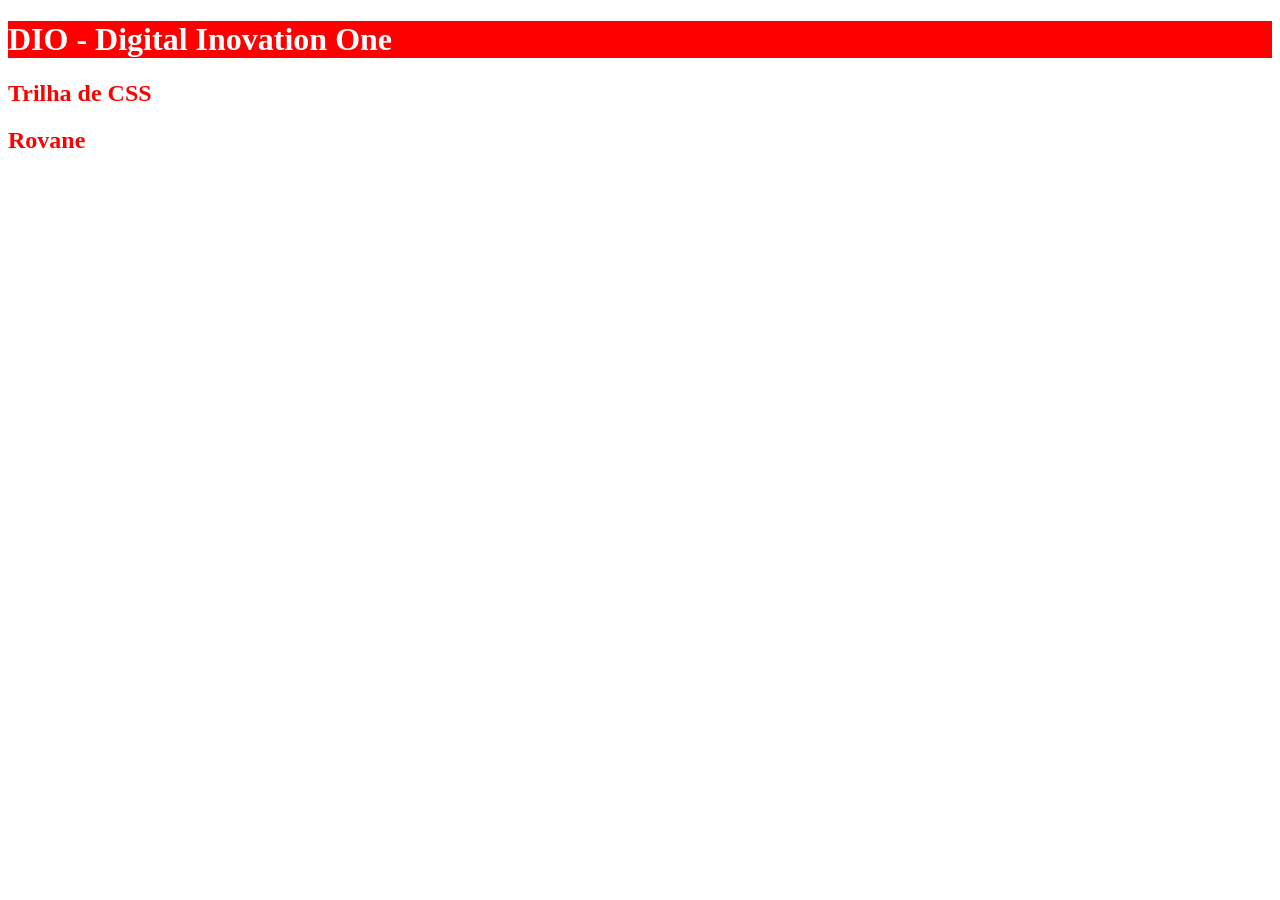
<file: css/index.html>
<!DOCTYPE html>
<html lang="en">
<head>
    <meta charset="UTF-8">
    <meta name="viewport" content="width=device-width, initial-scale=1.0">
    <title>Trilha de CSS</title>
    <link rel="stylesheet" href="assets/css/style.css">
</head>
<body>
    <h1>DIO - Digital Inovation One</h1>

    <h2>
        Trilha de CSS
    </h2>

    <h2>
        Rovane
    </h2>
</body>
</html>
</file>
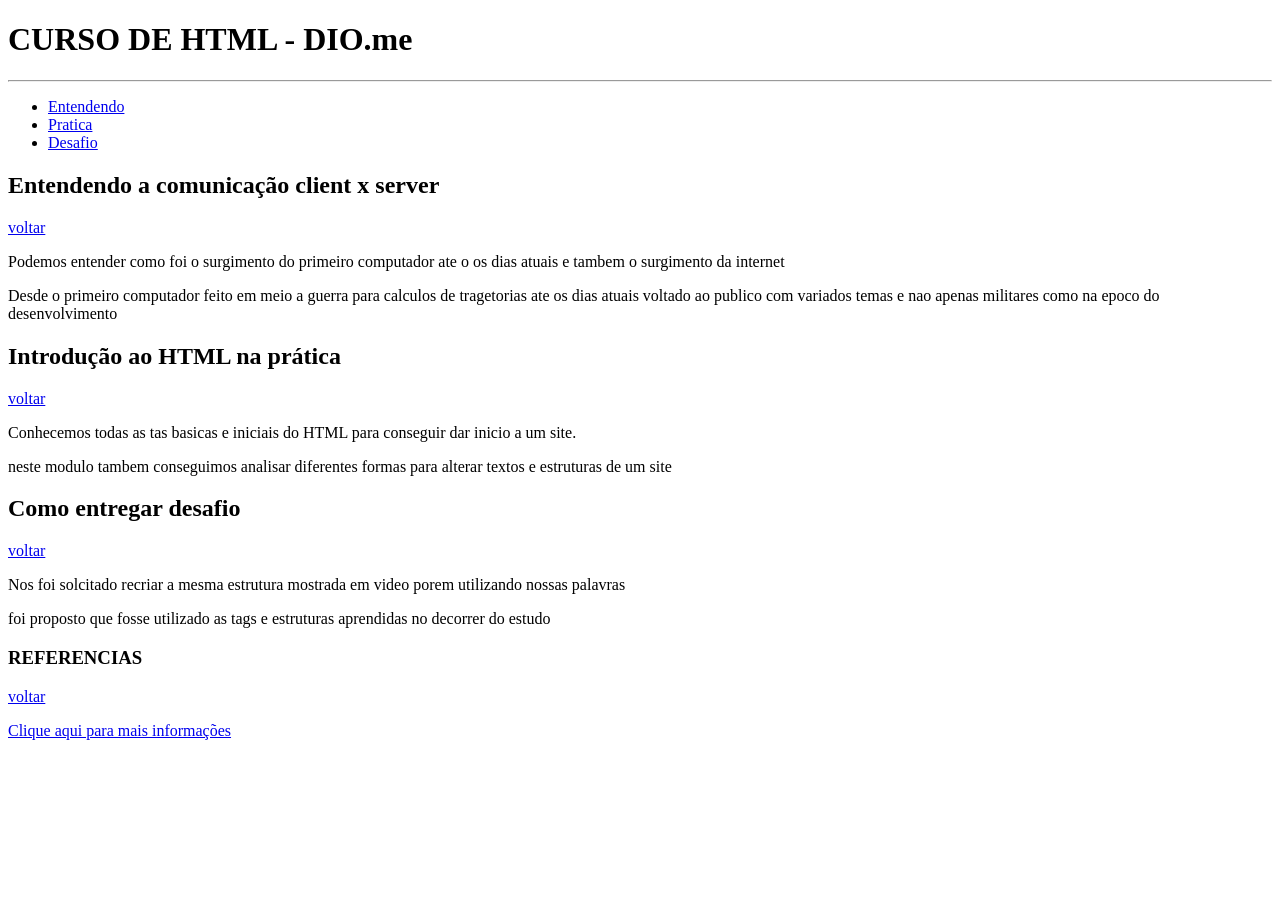
<file: html/index.html>
<!DOCTYPE html>
<html lang="en">
<head>
    <meta charset="UTF-8">
    <meta name="viewport" content="width=device-width, initial-scale=1.0">
    <title>Document</title>
</head>
<body>
    <h1 id="inicio">CURSO DE HTML - DIO.me</h1>
    <hr>

    <ul>
        <li><a href="#entendo">Entendendo</a></li>
        <li><a href="#pratica">Pratica</a></li>
        <li><a href="#desafio">Desafio</a></li>
    </ul>

    <h2 id="entendendo">Entendendo a comunicação client x server</h2> <a href="#inicio">voltar</a>
    <p>
        Podemos entender como foi o surgimento do primeiro computador ate o os dias atuais e tambem o surgimento da internet

    </p>
    <p>
        Desde o primeiro computador feito em meio a guerra para calculos de tragetorias ate os dias atuais voltado ao publico com variados temas e nao apenas militares como na epoco do desenvolvimento
    </p>
    <h2 id="pratica">Introdução ao HTML na prática</h2> <a href="#inicio">voltar</a>
    <p>
        Conhecemos todas as tas basicas e iniciais do HTML para conseguir dar inicio a um site.
    </p>
    <p>
        neste modulo tambem conseguimos analisar diferentes formas para alterar textos e estruturas de um site
    </p>
    <h2 id="desafio">Como entregar desafio</h2> <a href="#inicio">voltar</a>
    <p>
        Nos foi solcitado recriar a mesma estrutura mostrada em video porem utilizando nossas palavras
    </p>
    <p>
        foi proposto que fosse utilizado as tags e estruturas aprendidas no decorrer do estudo
    </p>

    <h3>REFERENCIAS</h3> <a href="#inicio">voltar</a>

    <p><a href="https://www.youtube.com/watch?v=Ejkb_YpuHWs&list=PLHz_AreHm4dkZ9-atkcmcBaMZdmLHft8n">Clique aqui para mais informações</a></p>
</body>
</html>
</file>
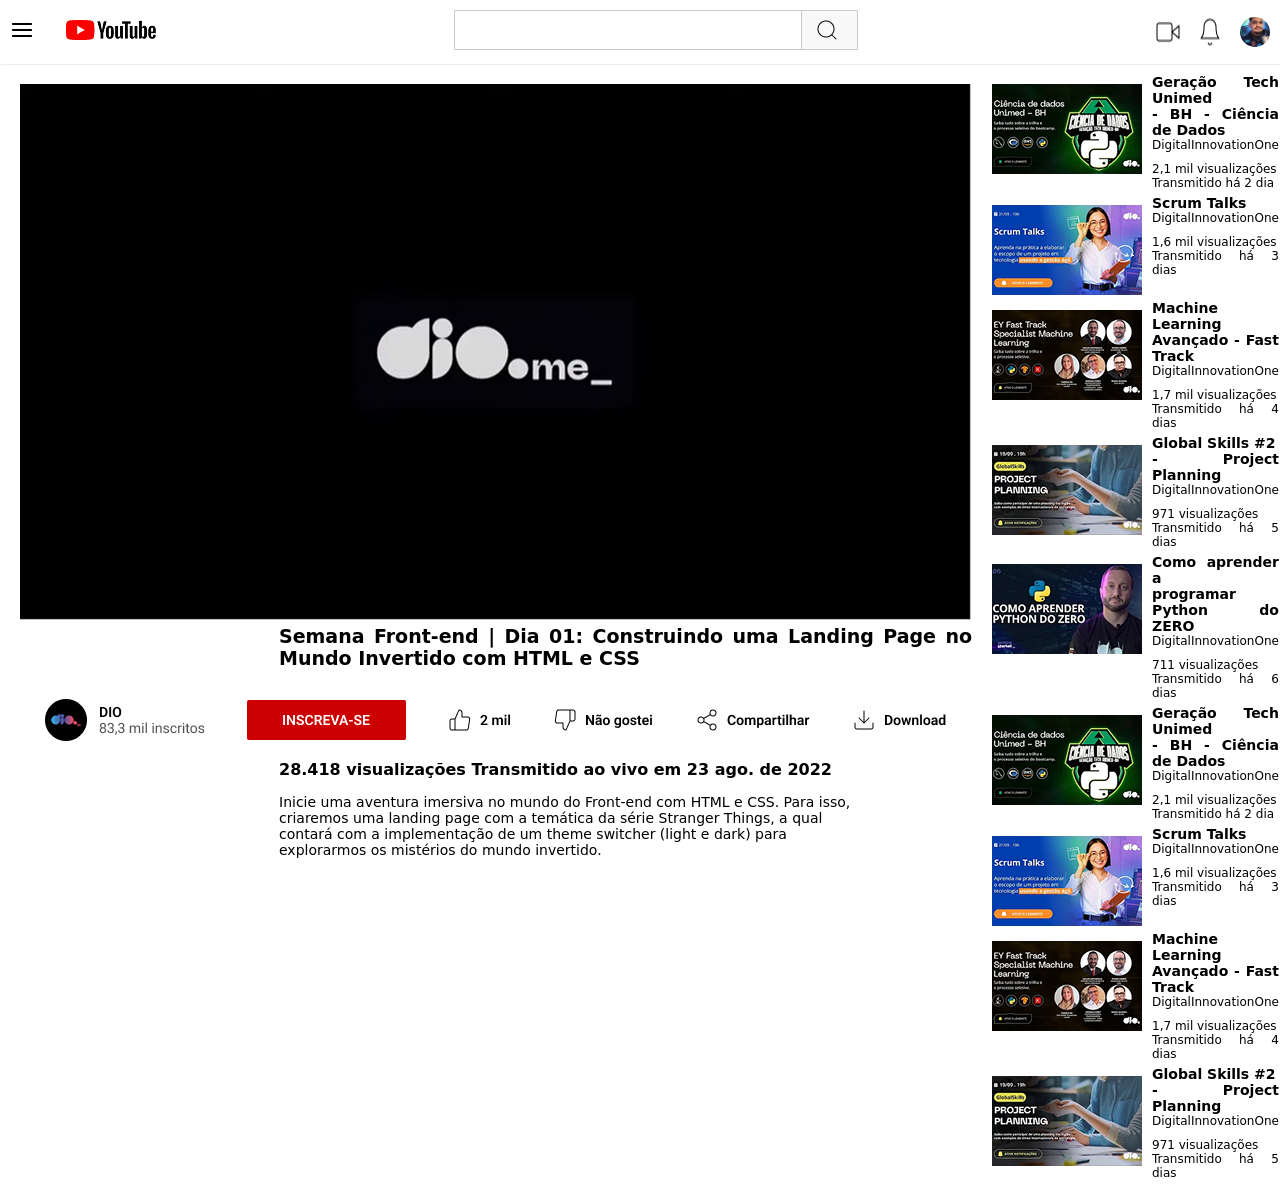
<file: css/desafios/desafio2/index.html>
<!DOCTYPE html>
<html lang="pt-br">
<head>
    <meta charset="UTF-8">
    <meta name="viewport" content="width=device-width, initial-scale=1.0">
    <title>YouTube</title>
    <link rel="stylesheet" href="assets/css/style.css">
</head>
<body>
    <header id="menu">
        <div>
            <img src="assets/imagens/esquerdacomlogo.png" alt="">
        </div>
        <div>
            <img src="assets/imagens/meiobusca.png" alt="">
        </div>
        <div id="teste">
            <img src="assets/imagens/enviarvideo.png" alt=""> 
            <img src="assets/imagens/sinonotifica.png" alt="">
            <img src="assets/imagens/usuario.png" alt="" id="usuario">
        </div>
    </header>
    
    <main>
        <section class="video">
            <img src="assets/imagens/image 2.png" alt="">
            <h2>Semana Front-end | Dia 01: Construindo uma Landing Page no Mundo Invertido com HTML e CSS</h2>

            <img src="assets/imagens/Video Actions.png" alt="" class="escreverse">

            <h4>28.418 visualizações  Transmitido ao vivo em 23 ago. de 2022</h4>
            <p>Inicie uma aventura imersiva no mundo do Front-end com HTML e CSS. Para isso, <br> criaremos uma landing page com a temática da série Stranger Things, a qual <br> contará com a implementação de um theme switcher (light e dark) para <br> explorarmos os mistérios do mundo invertido.</p>
        </section>

        <section id="lateral">
            <div><img src="assets/imagens/video1.png" alt="">
                <div>
                    <h2>Geração Tech Unimed <br> - BH - Ciência de Dados</h2>
                    <p>DigitalInnovationOne</p>
                    <p>
                        2,1 mil visualizações <br>
                        Transmitido há 2 dia
                    </p>
                </div>
            </div>
            <div><img src="assets/imagens/video2.png" alt="">
                <div>
                    <h2>Scrum Talks</h2>
                    <p>DigitalInnovationOne</p>
                    <p>
                        1,6 mil visualizações <br>
                        Transmitido há 3 dias
                    </p>
                </div>
            </div>
            <div><img src="assets/imagens/video3.png" alt="">
                <div>
                    <h2>Machine Learning <br> Avançado - Fast Track</h2>
                    <p>DigitalInnovationOne</p>
                    <p>
                        1,7 mil visualizações <br>
                        Transmitido há 4 dias
                    </p>
                </div>
            </div>
            <div><img src="assets/imagens/video4.png" alt="">
                <div>
                    <h2>Global Skills #2 <br> - Project Planning</h2>
                    <p>DigitalInnovationOne</p>
                    <p>
                        971 visualizações <br>
                        Transmitido há 5 dias
                    </p>
                </div>
            </div>
            <div><img src="assets/imagens/video5.png" alt="">
                <div>
                    <h2>Como aprender a <br> programar Python do ZERO</h2>
                    <p>DigitalInnovationOne</p>
                    <p>711 visualizações <br>
                    Transmitido há 6 dias</p>
                </div>
            </div>
            <div><img src="assets/imagens/video1.png" alt="">
                <div>
                    <h2>Geração Tech Unimed <br> - BH - Ciência de Dados</h2>
                    <p>DigitalInnovationOne</p>
                    <p>
                        2,1 mil visualizações <br>
                        Transmitido há 2 dia
                    </p>
                </div>
            </div>
            <div><img src="assets/imagens/video2.png" alt="">
                <div>
                    <h2>Scrum Talks</h2>
                    <p>DigitalInnovationOne</p>
                    <p>
                        1,6 mil visualizações <br>
                        Transmitido há 3 dias
                    </p>
                </div>
            </div>
            <div><img src="assets/imagens/video3.png" alt="">
                <div>
                    <h2>Machine Learning <br> Avançado - Fast Track</h2>
                    <p>DigitalInnovationOne</p>
                    <p>
                        1,7 mil visualizações <br>
                        Transmitido há 4 dias
                    </p>
                </div>
            </div>
            <div><img src="assets/imagens/video4.png" alt="">
                <div>
                    <h2>Global Skills #2 <br> - Project Planning</h2>
                    <p>DigitalInnovationOne</p>
                    <p>
                        971 visualizações <br>
                        Transmitido há 5 dias
                    </p>
                </div>
            </div>
        </section>

        <section id="central">

        </section>
    </main>
</body>
</html>
</file>
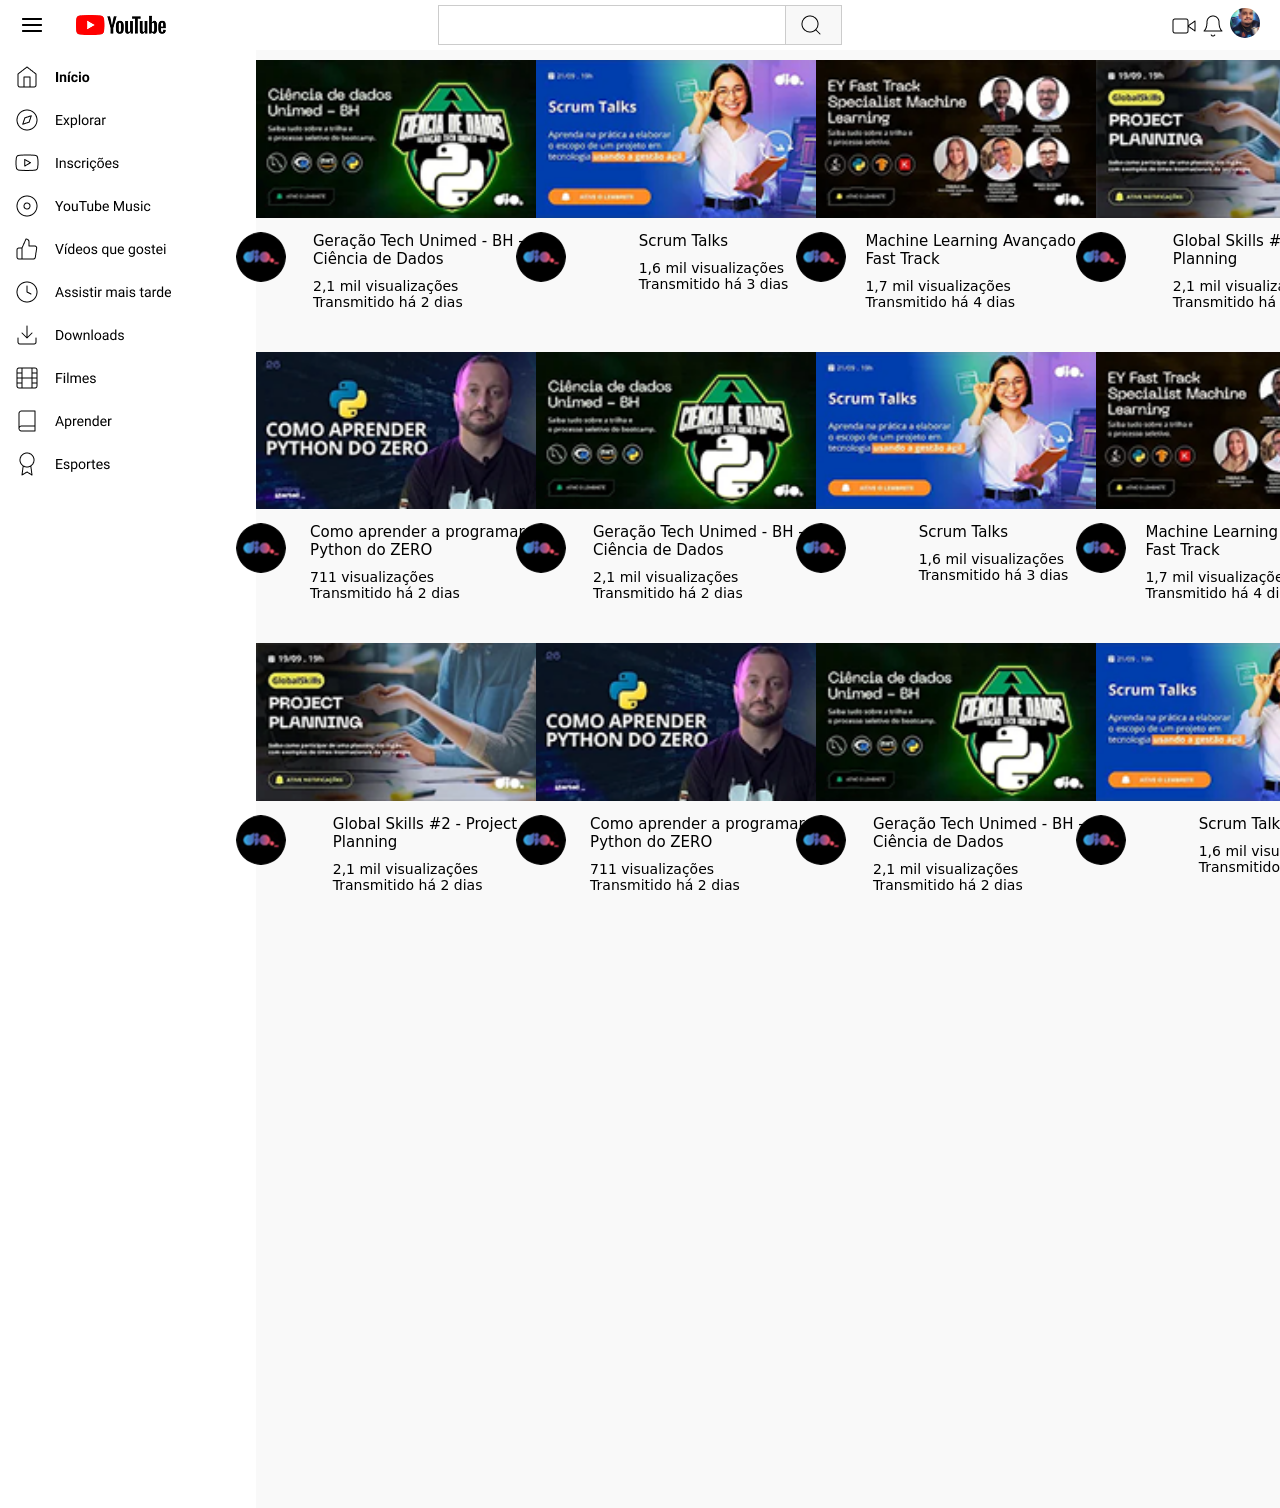
<file: css/desafios/desafio3/index.html>
<!DOCTYPE html>
<html lang="en">
<head>
    <meta charset="UTF-8">
    <meta name="viewport" content="width=device-width, initial-scale=1.0">
    <title>Desafio 3</title>
    <link rel="stylesheet" href="assets/css/style.css">
</head>
<body>
    <header>
       <img src="assets/imagens/esquerdacomlogo.png" alt="logo youtube" id="logo">

        <img src="assets/imagens/meiobusca.png" alt=""  id="centro">

        <div id="user">
            <img src="assets/imagens/enviarvideo.png" alt="">
            <img src="assets/imagens/sinonotifica.png" alt="">
            <img src="assets/imagens/usuario.png" alt="" id="usuario">
        </div>
        
    </header>

    <aside>
        <div><img src="assets/imagens/Menu item1.png" alt=""></div>
        <div><img src="assets/imagens/Menu item2.png" alt=""></div>
        <div><img src="assets/imagens/Menu item3.png" alt=""></div>
        <div><img src="assets/imagens/Menu item4.png" alt=""></div>
        <div><img src="assets/imagens/Menu item5.png" alt=""></div>
        <div><img src="assets/imagens/Menu item6.png" alt=""></div>
        <div><img src="assets/imagens/Menu item7.png" alt=""></div>
        <div><img src="assets/imagens/Menu item8.png" alt=""></div>
        <div><img src="assets/imagens/Menu item9.png" alt=""></div>
        <div><img src="assets/imagens/Menu item10.png" alt=""></div>
    </aside>

    <main>
        <div><img src="assets/imagens/video1.png" alt="">
            
            <div>
                <img src="assets/imagens/Channel Avatar.png" alt="" id="logocanal"> 
                <div class="texto">
                    <h4>  Geração Tech Unimed - BH - <br>
                         Ciência de Dados</h4>
                    <p>2,1 mil visualizações <br>
                        Transmitido há 2 dias</p>
                </div>
            </div>

        </div>
        <div><img src="assets/imagens/video2.png" alt="">
            <div>
                <img src="assets/imagens/Channel Avatar.png" alt="" id="logocanal"> 
                <div class="texto">
                    <h4>Scrum Talks</h4>
                    <p>1,6 mil visualizações <br>
                        Transmitido há 3 dias</p>
                </div>
            </div>

        </div>
        <div><img src="assets/imagens/video3.png" alt="">
            <div>
                <img src="assets/imagens/Channel Avatar.png" alt="" id="logocanal"> 
                <div class="texto">
                    <h4>Machine Learning Avançado - <br>
                         Fast Track</h4>
                    <p>1,7 mil visualizações  <br>
                        Transmitido há 4 dias</p>
                </div>
            </div>

        </div>
        <div><img src="assets/imagens/video4.png" alt="">
            <div>
                <img src="assets/imagens/Channel Avatar.png" alt="" id="logocanal"> 
                <div class="texto">
                    <h4>Global Skills #2 - Project <br>
                         Planning</h4>
                    <p>2,1 mil visualizações <br>
                        Transmitido há 2 dias</p>
                </div>
            </div>

        </div>
        <div><img src="assets/imagens/video5.png" alt="">
            <div>
                <img src="assets/imagens/Channel Avatar.png" alt="" id="logocanal"> 
                <div class="texto">
                    <h4>Como aprender a programar <br>
                         Python do ZERO</h4>
                    <p>711 visualizações <br>
                    Transmitido há 2 dias</p>
                </div>
            </div>

        </div>
        <div><img src="assets/imagens/video1.png" alt="">
            <div>
                <img src="assets/imagens/Channel Avatar.png" alt="" id="logocanal"> 
                <div class="texto">
                    <h4>Geração Tech Unimed - BH - <br>
                         Ciência de Dados</h4>
                    <p>2,1 mil visualizações <br>
                        Transmitido há 2 dias</p>
                </div>
            </div>

        </div>
        <div><img src="assets/imagens/video2.png" alt="">
            <div>
                <img src="assets/imagens/Channel Avatar.png" alt="" id="logocanal"> 
                <div class="texto">
                    <h4>Scrum Talks</h4>
                    <p>1,6 mil visualizações <br>
                        Transmitido há 3 dias</p>
                </div>
            </div>

        </div>
        <div><img src="assets/imagens/video3.png" alt="">
            <div>
                <img src="assets/imagens/Channel Avatar.png" alt="" id="logocanal"> 
                <div class="texto">
                    <h4>Machine Learning Avançado - <br>
                         Fast Track</h4>
                    <p>1,7 mil visualizações  <br>
                        Transmitido há 4 dias</p>
                </div>
            </div>

        </div>
        <div><img src="assets/imagens/video4.png" alt="">
            <div>
                <img src="assets/imagens/Channel Avatar.png" alt="" id="logocanal"> 
                <div class="texto">
                    <h4>Global Skills #2 - Project <br>
                         Planning</h4>
                    <p>2,1 mil visualizações <br>
                        Transmitido há 2 dias</p>
                </div>
            </div>

        </div>
        <div><img src="assets/imagens/video5.png" alt="">
            <div>
                <img src="assets/imagens/Channel Avatar.png" alt="" id="logocanal"> 
                <div class="texto">
                    <h4>Como aprender a programar <br>
                         Python do ZERO</h4>
                    <p>711 visualizações <br>
                    Transmitido há 2 dias</p>
                </div>
            </div>

        </div>
        <div><img src="assets/imagens/video1.png" alt="">
            <div>
                <img src="assets/imagens/Channel Avatar.png" alt="" id="logocanal"> 
                
                <div class="texto">
                    <h4>Geração Tech Unimed - BH - <br>
                         Ciência de Dados</h4>
                    <p>2,1 mil visualizações <br>
                         Transmitido há 2 dias</p>
                </div>
                
            </div>

        </div>
        <div><img src="assets/imagens/video2.png" alt="">
            <div>
                <img src="assets/imagens/Channel Avatar.png" alt="" id="logocanal"> 
                <div class="texto">
                    <h4>Scrum Talks</h4>
                    <p> 1,6 mil visualizações <br>
                        Transmitido há 3 dias</p>
                </div>
            </div>

        </div>
    </main>
</body>
</html>
</file>
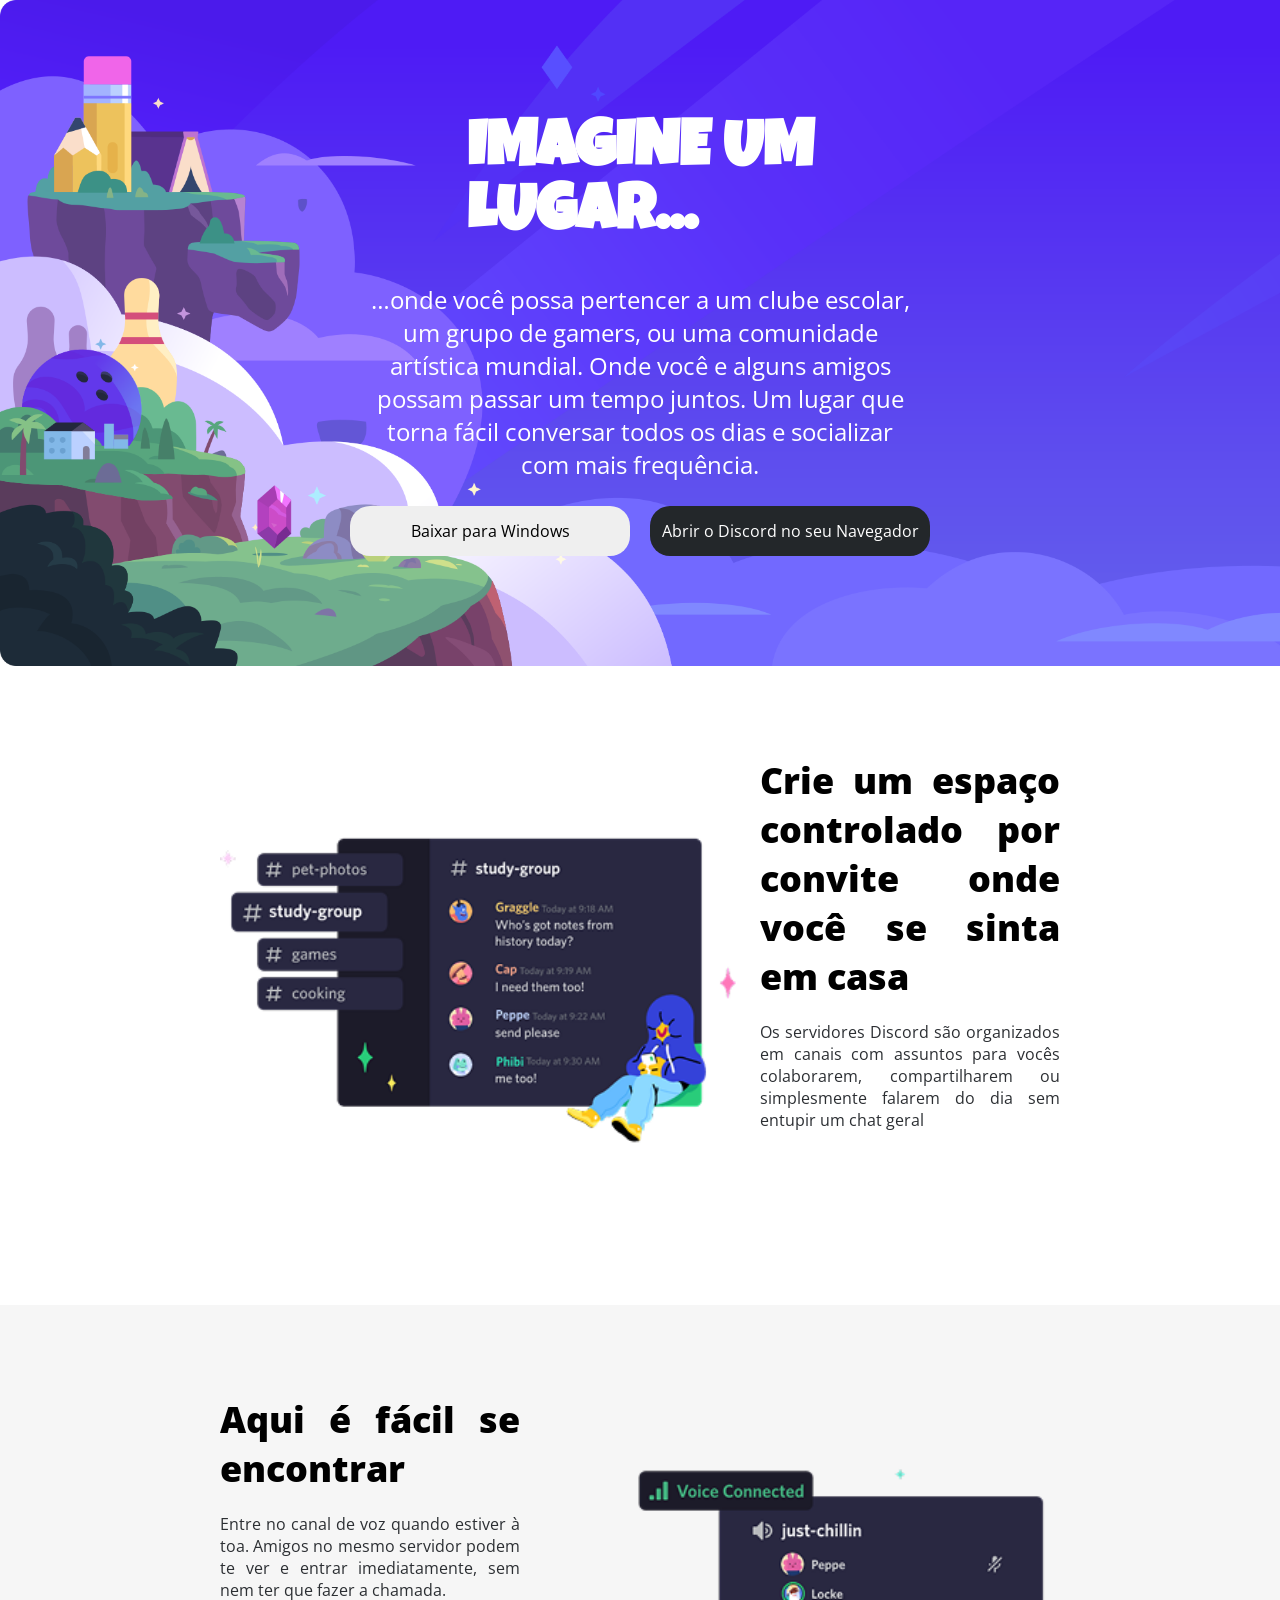
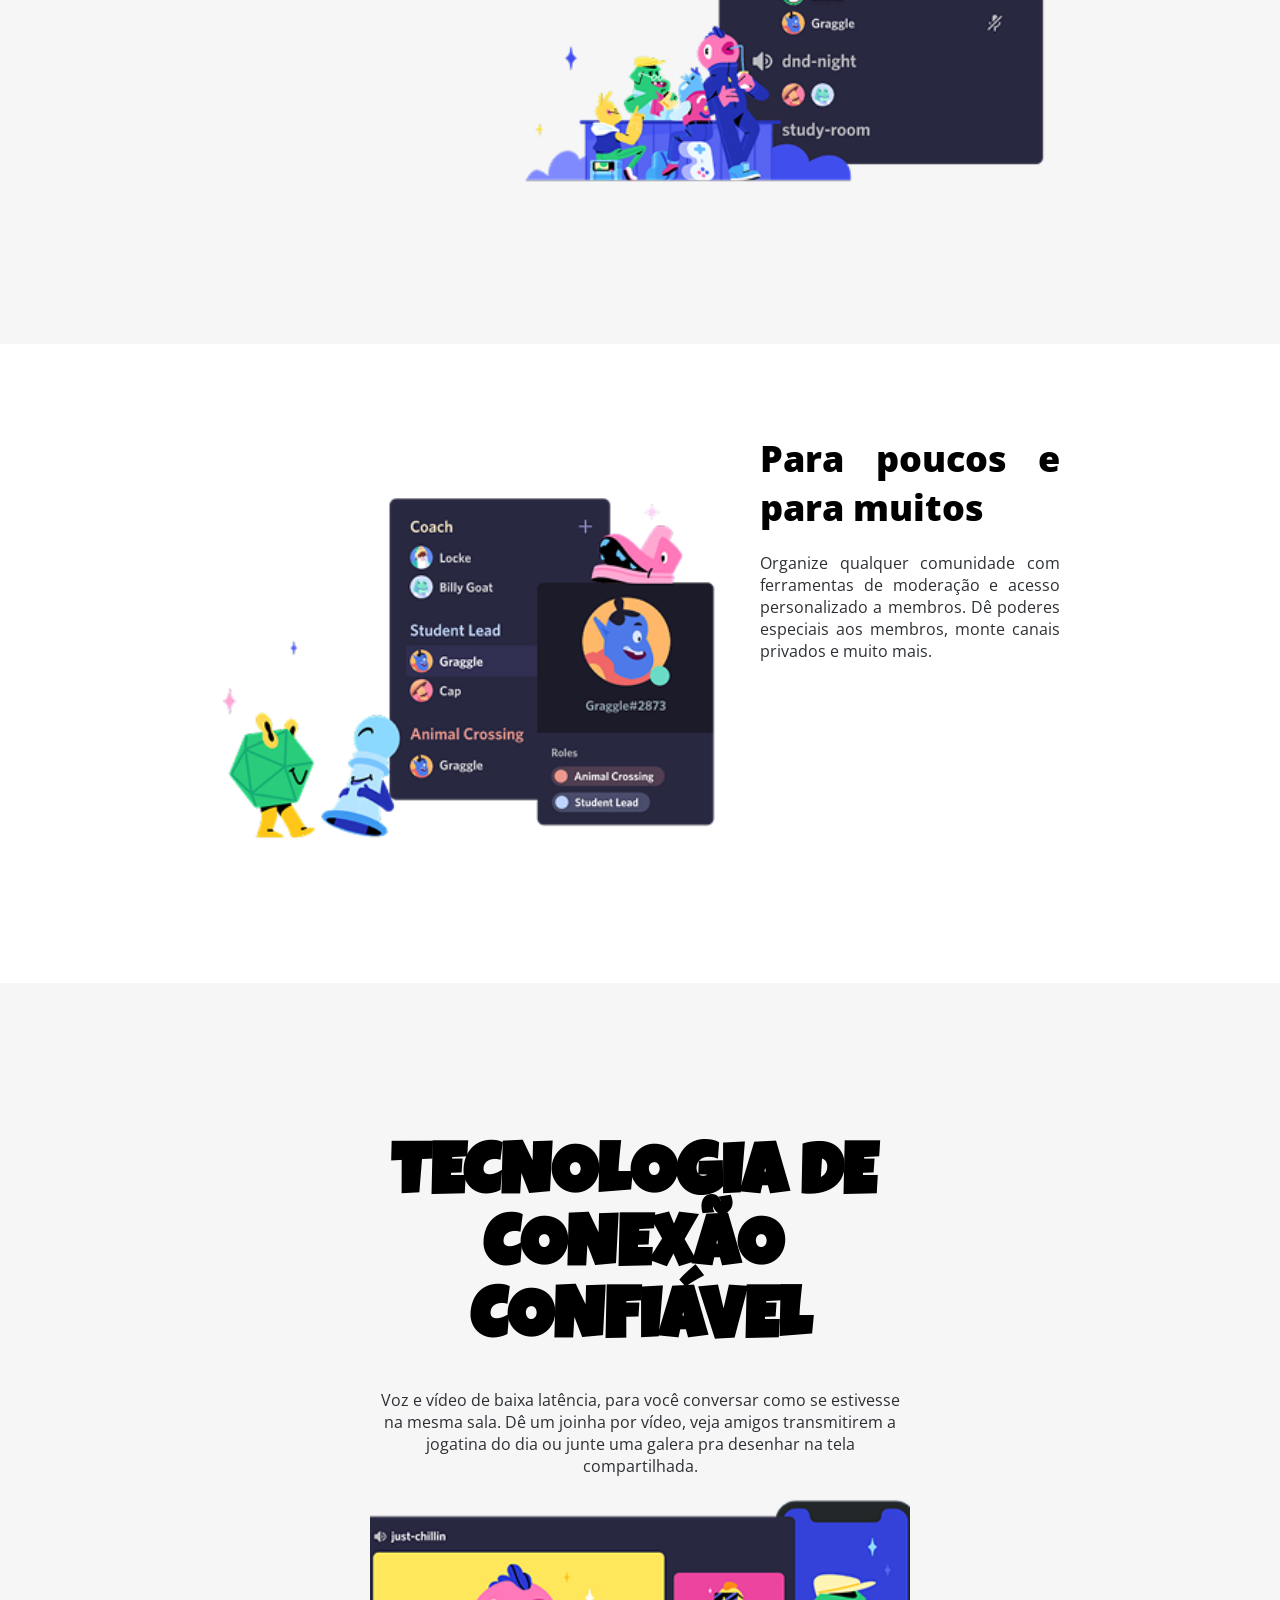
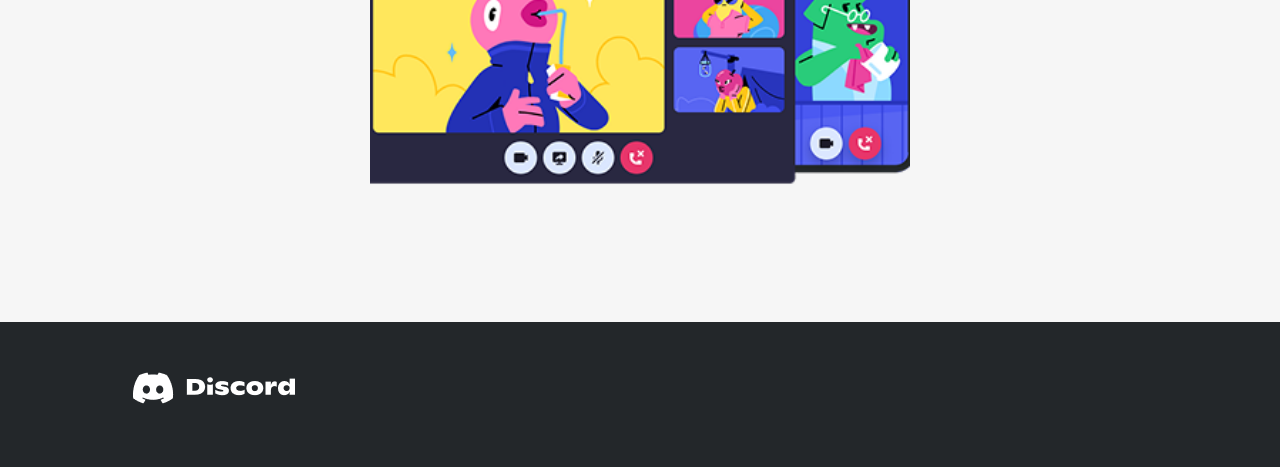
<file: css/desafios/desafio4/index.html>
<!DOCTYPE html>
<html lang="en">
<head>
    <meta charset="UTF-8">
    <meta name="viewport" content="width=device-width, initial-scale=1.0">
    <title>Desafio 4</title>
    <link rel="stylesheet" href="assets/css/style.css">
</head>
<body>
    <header>
        <h1>IMAGINE UM <br>
             LUGAR...</h1>
        <p>
            …onde você possa pertencer a um clube escolar, um grupo de gamers, ou uma comunidade artística mundial. Onde você e alguns amigos possam passar um tempo juntos. Um lugar que torna fácil conversar todos os dias e socializar com mais frequência.
        </p>

        <div id="botao">
            <button id="baixar">Baixar para Windows</button>
            <button id="abrir">Abrir o Discord no seu Navegador</button>
        </div>
    </header>

    <main>
        <section>
            <img src="assets/imagen/Section1Image.png" alt="">
            <div>
                <h3>Crie um espaço controlado por convite onde você se sinta em casa</h3>
                <p>
                    Os servidores Discord são organizados em canais com assuntos para vocês colaborarem, compartilharem ou simplesmente falarem do dia sem entupir um chat geral
                </p>
            </div>
        </section>
        <section id="section2">
            <img src="assets/imagen/Section2Image.png" alt="">
            <div>
                <h3>Aqui é fácil se encontrar</h3>
                <p>
                    Entre no canal de voz quando estiver à toa. Amigos no mesmo servidor podem te ver e entrar imediatamente, sem nem ter que fazer a chamada.
                </p>
            </div>
        </section>
        <section>
            <img src="assets/imagen/Section 03mage.png" alt="">
            <div>
                <h3>Para poucos e para muitos</h3>
                <p>
                    Organize qualquer comunidade com ferramentas de moderação e acesso personalizado a membros. Dê poderes especiais aos membros, monte canais privados e muito mais.
                </p>
            </div>
        </section>
        <section id="section4">
            <div>
                <h2>TECNOLOGIA DE CONEXÃO CONFIÁVEL</h2>
                <p>
                    Voz e vídeo de baixa latência, para você conversar como se estivesse na mesma sala. Dê um joinha por vídeo, veja amigos transmitirem a jogatina do dia ou junte uma galera pra desenhar na tela compartilhada.
                </p>
            </div>
            <img src="assets/imagen/Section4Image.png" alt="">
        </section>
    </main>

    <footer>
        <img src="assets/imagen/Frame 2.png" alt="">
    </footer>
</body>
</html>
</file>
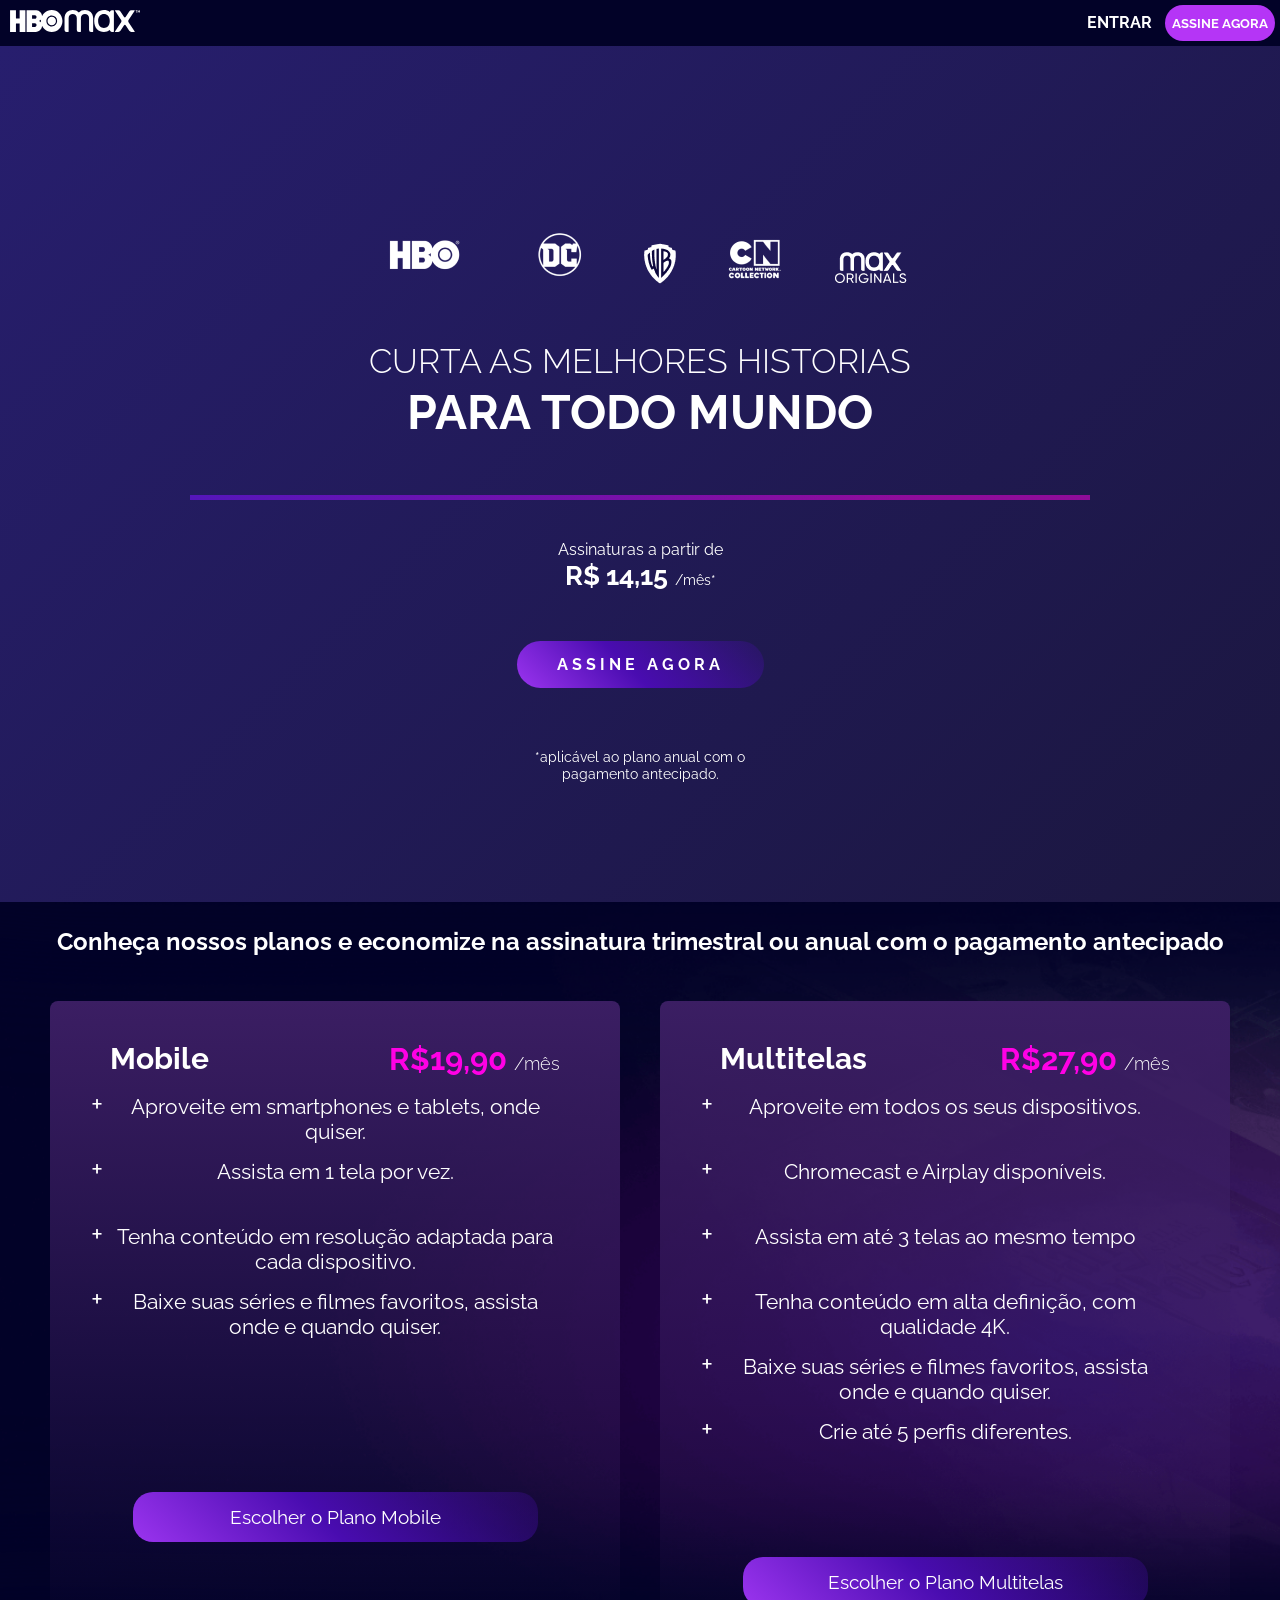
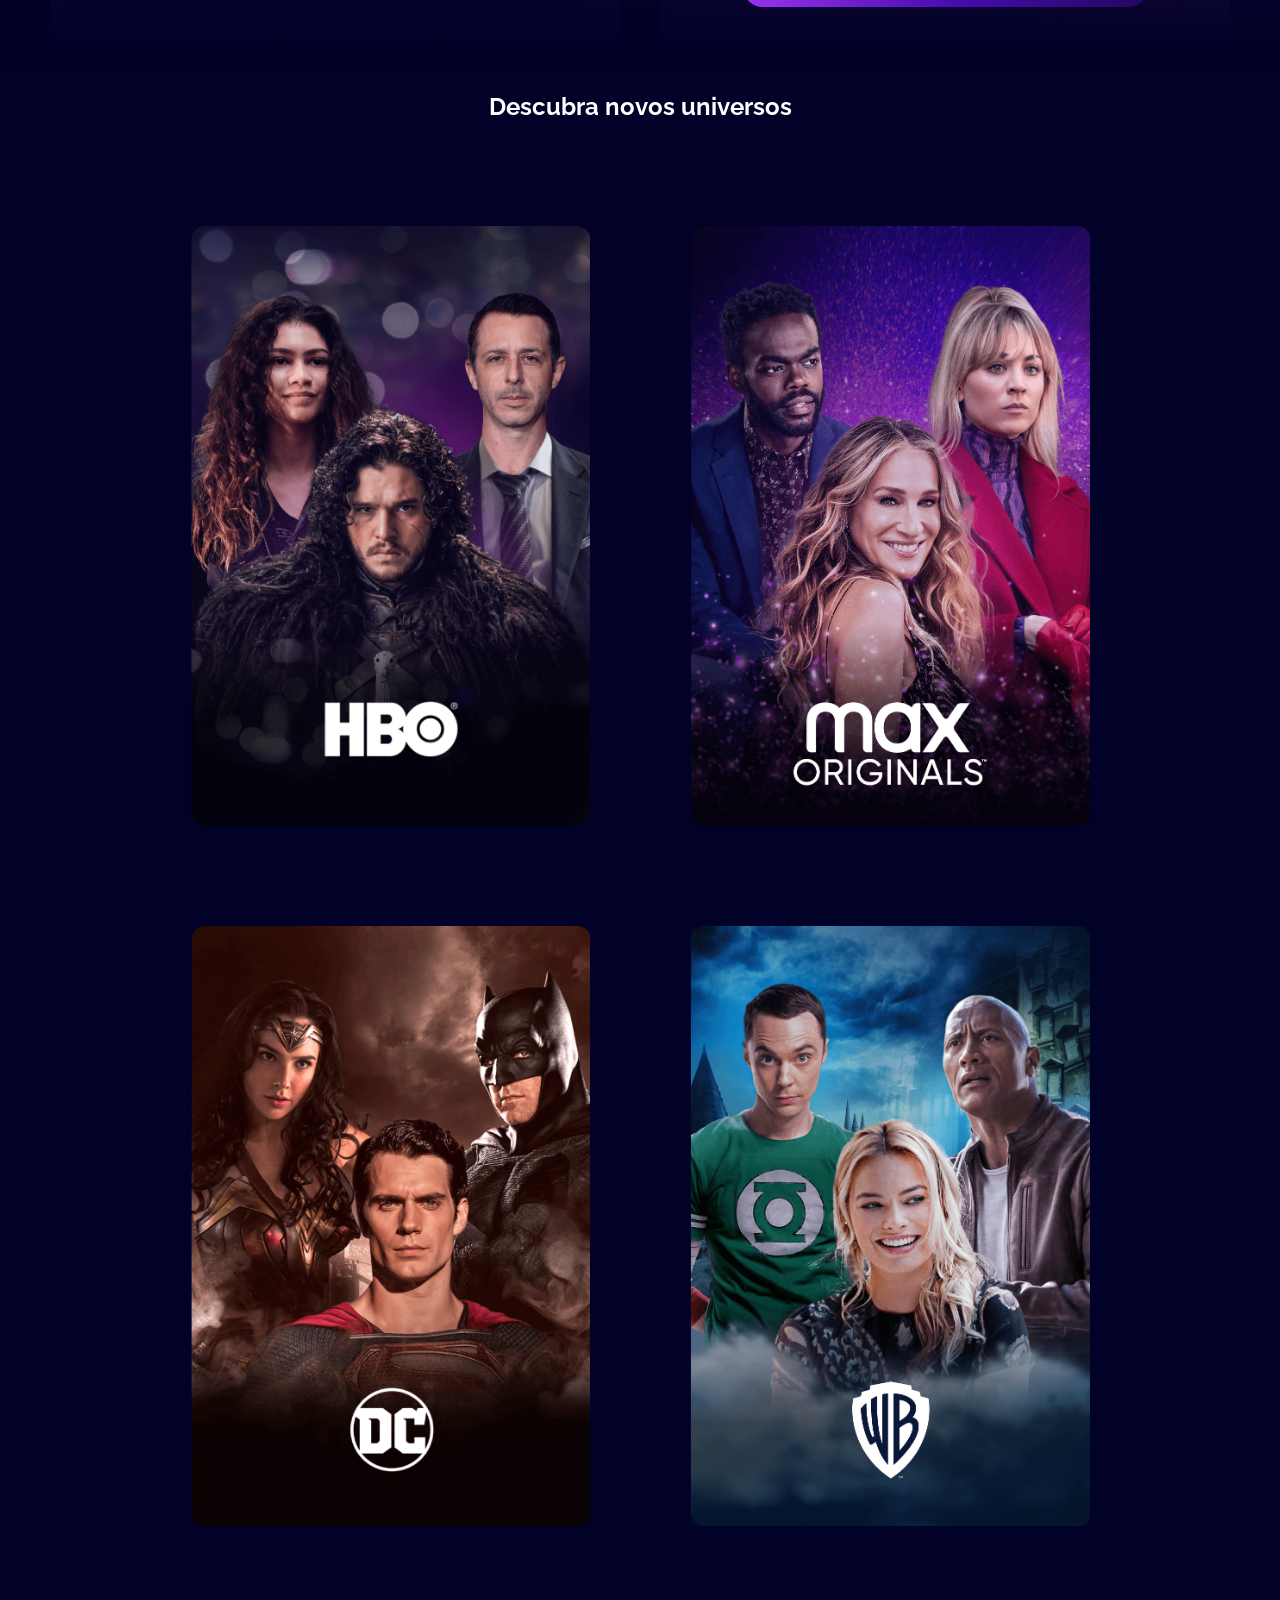
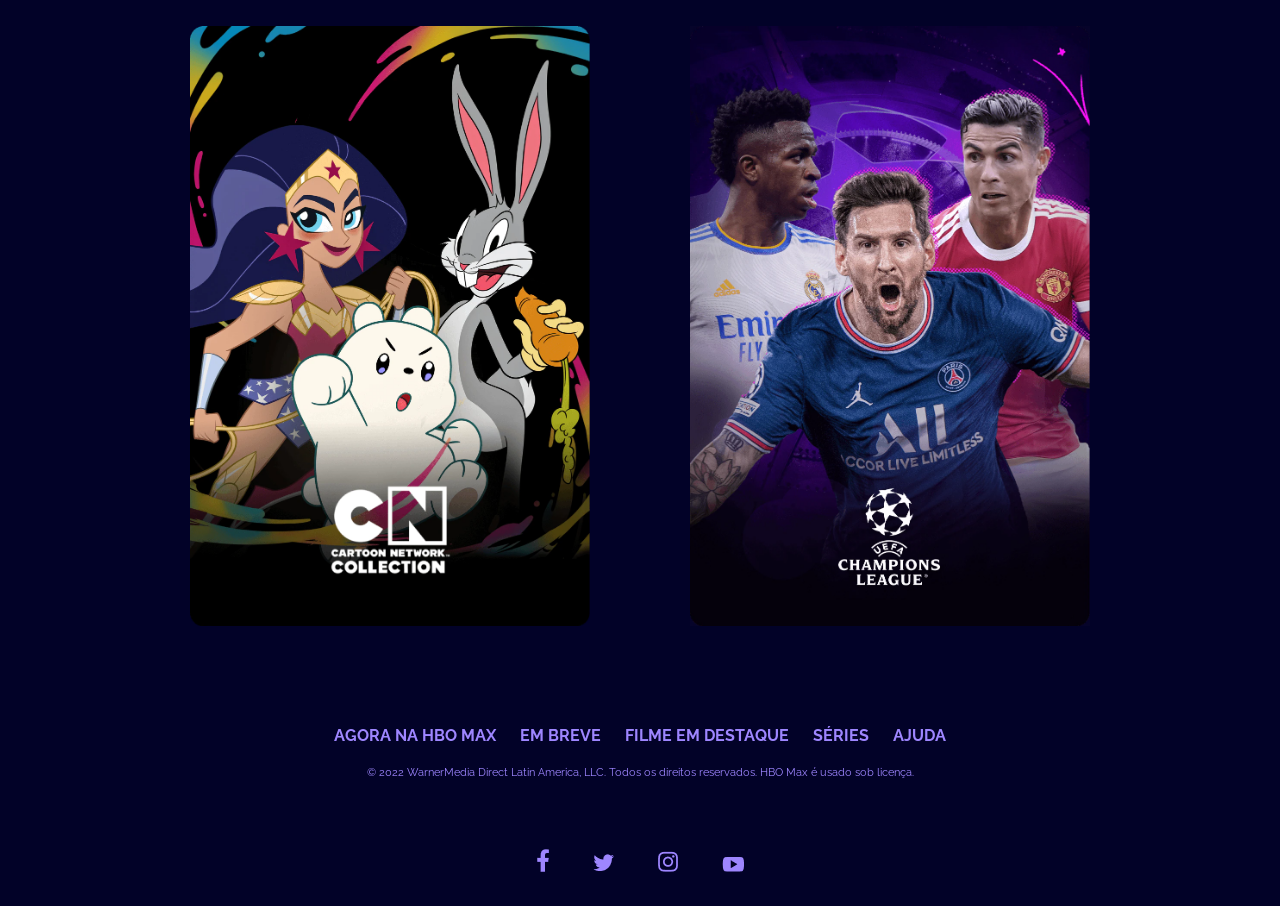
<file: css/desafios/desafio5/index.html>
<!DOCTYPE html>
<html lang="pt-br">
<head>
    <meta charset="UTF-8">
    <meta name="viewport" content="width=device-width, initial-scale=1.0">
    <title>Copia HBO</title>
    <link rel="stylesheet" href="assets/css/style.css">
</head>
<body>

    <nav>
        <a href="index.html"><img src="assets/imagens/nav1hbo-logo.svg" alt="logo hbo max"></a>

        <div>
            <p id="entrar"><a href="login.html"><strong>ENTRAR</strong></a></p>
            <button id="assine"><a href="#principal"><strong>ASSINE AGORA</strong></a></button>
        </div>
    </nav>

    <header>
        <div id="divheader">
            <div id="produtoras">
                <img src="assets/imagens/headerhbo1.png" alt="">
                <img src="assets/imagens/headerdc2.png" alt="">
                <img src="assets/imagens/headerwb3.png" alt="">
                <img src="assets/imagens/headercartoon-network_neutral4.png" alt="">
                <img src="assets/imagens/headermax_originals5.png" alt="">
            </div>
            
            <h1>
                <span>CURTA AS MELHORES HISTORIAS</span> <br>
                PARA TODO MUNDO
            </h1>

            <div id="linha"> </div>

            <div id="chamada">
                <p>Assinaturas a partir de</p>
                <p id="valor"><strong>R$ 14,15</strong> <span>/mês*</span></p>
            </div>

            <a href="#principal" class="butaoassine">ASSINE AGORA</a>
            <p class="headerp">*aplicável ao plano anual com o <br> pagamento antecipado.</p>
        </div>
    </header>

    <main id="principal">
        <section id="section1">
            <div id="divprincipal">
                <h2>Conheça nossos planos e economize na assinatura trimestral ou anual com o pagamento antecipado</h2>
                <div id="divsecundaria">
                    <div class="planos">
                        <div>
                            <div class="preco">
                                <h3>Mobile</h3>
                                <p>R$19,90 <span>/mês</span></p>
                            </div>
                            <ul>
                                <li>Aproveite em smartphones e tablets, onde quiser.</li>
                                <li>Assista em 1 tela por vez.</li>
                                <li>Tenha conteúdo em resolução adaptada para cada dispositivo.</li>
                                <li>Baixe suas séries e filmes favoritos, assista onde e quando quiser.</li>
                            </ul>
                        </div>
                        <button>Escolher o Plano Mobile</button>
                    </div>
                    <div class="planos">
                        <div>
                            <div class="preco">
                                <h3>Multitelas</h3>
                                <p>R$27,90 <span>/mês</span></p>
                            </div>
                       
                            <ul>
                                <li>Aproveite em todos os seus dispositivos.</li>
                                <li>Chromecast e Airplay disponíveis.</li>
                                <li>Assista em até 3 telas ao mesmo tempo</li>
                                <li>Tenha conteúdo em alta definição, com qualidade 4K.</li>
                                <li>Baixe suas séries e filmes favoritos, assista onde e quando quiser.</li>
                                <li>Crie até 5 perfis diferentes.</li>
                            </ul>
                        </div>
                        <button>Escolher o Plano Multitelas</button>
                    </div>
                </div>
            </div>
        </section>

        <section id="section2">
            <h2>Descubra novos universos</h2>
            <div id="descubra">
                <div id="hbo">
                </div>
                <div id="max">
                </div>
                <div id="dc">
                </div>
                <div id="wb">
                </div>
                <div id="cn">
                </div>
                <div id="cl">
                </div>
            </div>
        </section>
    </main>

    <footer>
        <div>
            <a href=""><strong>AGORA NA HBO MAX</strong></a>
            <a href=""><strong>EM BREVE</strong></a>
            <a href=""><strong>FILME EM DESTAQUE</strong></a>
            <a href=""><strong>SÉRIES</strong></a>
            <a href=""><strong>AJUDA</strong></a>
        </div>

        <p>© 2022 WarnerMedia Direct Latin America, LLC. Todos os direitos reservados. HBO Max é usado sob licença.</p>

        <div>
            <a href=""><img src="assets/imagens/finalfb_0.png" alt=""></a>
            <a href=""><img src="assets/imagens/finaltwitter_0.png" alt=""></a>
            <a href=""><img src="assets/imagens/finalinstagram_0.png" alt=""></a>
            <a href=""><img src="assets/imagens/finalyoutube_0.png" alt=""></a>
        </div>
    </footer>
</body>
</html>
</file>
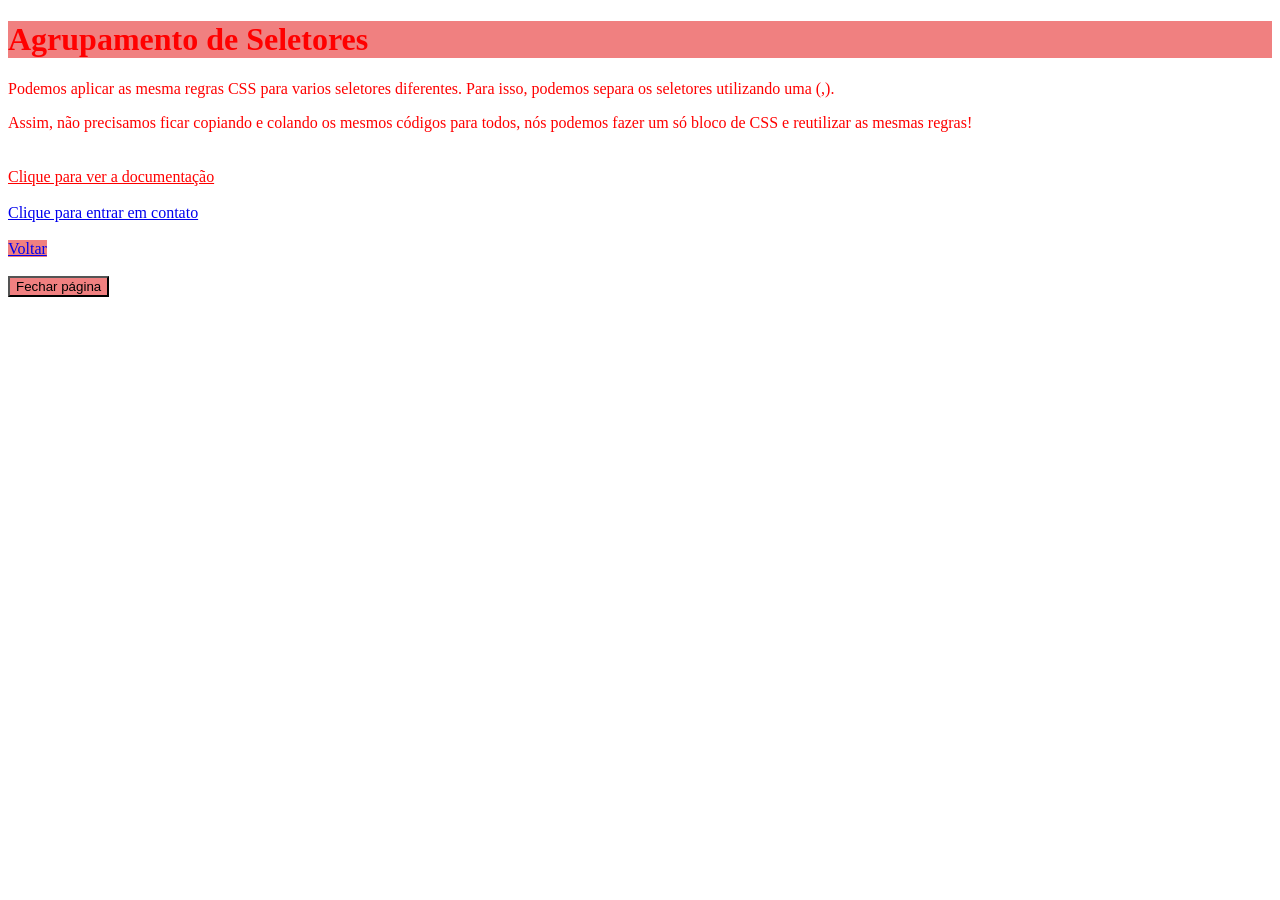
<file: css/agrupamentos.html>
<!DOCTYPE html>
<html lang="pt-br">
<head>
    <meta charset="UTF-8">
    <meta name="viewport" content="width=device-width, initial-scale=1.0">
    <title>Document</title>
    <style>
        .texto, h1, #link-referencia {
            color: red;
        }

        h1, [id^="botao"] {
            background: lightcoral;
        }
    </style>
</head>
<body>
    <h1>
        Agrupamento de Seletores
    </h1>
    <p class="texto">
        Podemos aplicar as mesma regras CSS para varios seletores diferentes. Para isso, podemos separa os seletores utilizando uma (,).
    </p>
    <div class="texto">
        Assim, não precisamos ficar copiando e colando os mesmos códigos para todos, nós podemos fazer um só bloco de CSS e reutilizar as mesmas regras!
    </div>

    <br><br>
    <a id="link-referencia" href="#">Clique para ver a documentação</a>
    <br><br>
    <a id="link-suporte" href="#">Clique para entrar em contato</a>
    <br><br>
    <a id="botao-voltar" href="#">Voltar</a>
    <br><br>
    <button id="botao-fechar">Fechar página</button>
</body>
</html>
</file>
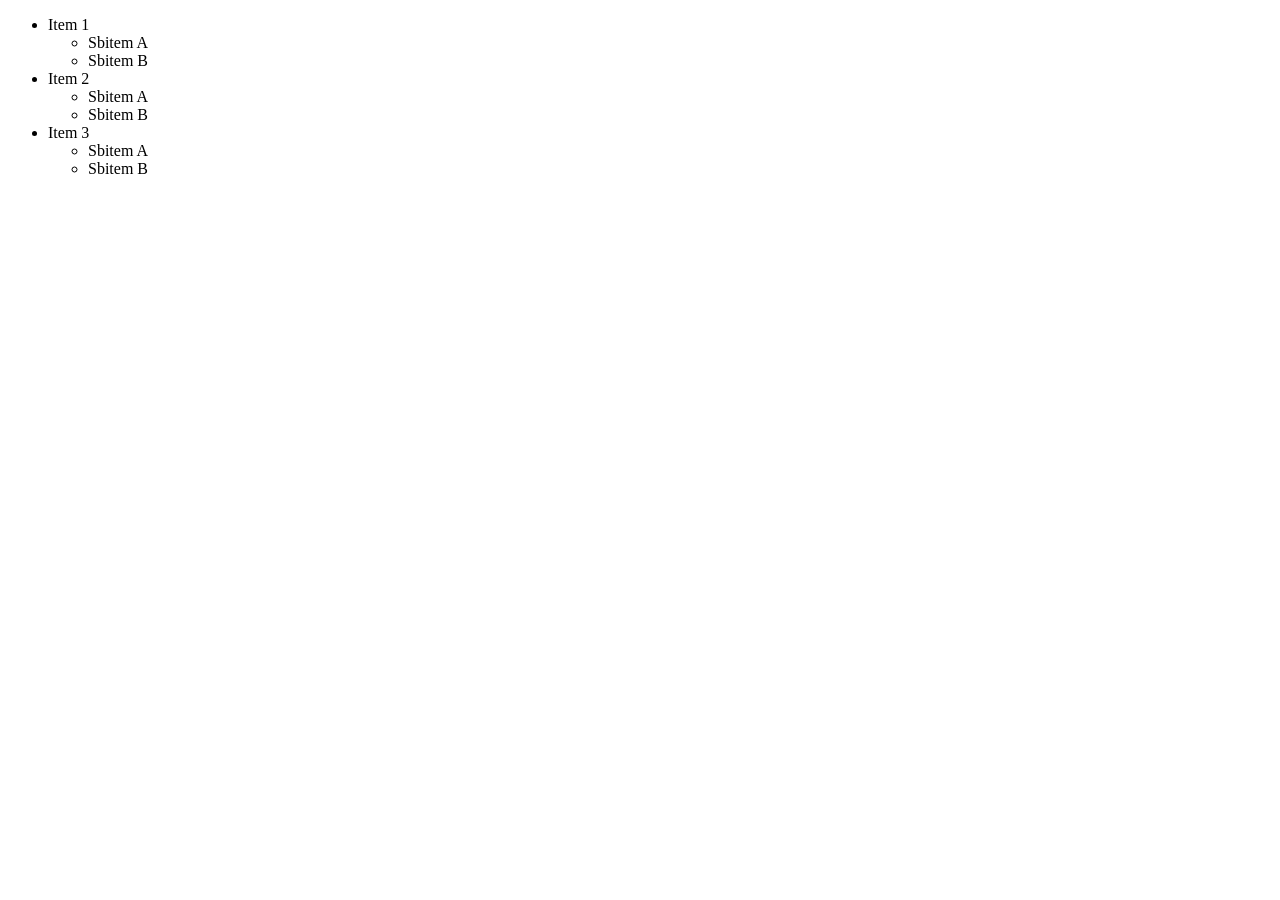
<file: css/combinador.html>
<!DOCTYPE html>
<html lang="pt-br">
<head>
    <meta charset="UTF-8">
    <meta name="viewport" content="width=device-width, initial-scale=1.0">
    <title>Document</title>
    <style>
        /*
            Combinadores: qual tipo de relação entre 2 seletores.
            1. Combinador descendente (espaço)
            2. Combinador filho (>)
            3. ombinador irmão adjacente (+)
            4. Combinador irmão geral (~)

            [SELETOR][COMBINADOR][SELETOR]
        */
    </style>
</head>
<body>
    <ul>
        
        <li class="fundo-verde" id="lista-01">
            <div>Item 1</div>
            <ul>
                <li>Sbitem A</li>
                <li>Sbitem B</li>
            </ul>
        </li>
        <li class="fundo-verde" id="lista-02">
            <div>Item 2</div>
            <ul>
                <li>Sbitem A</li>
                <li>Sbitem B</li>
            </ul>
        </li>
        <li class="fundo-azul" id="lista-03">
            <div>Item 3</div>
            <ul>
                <li>Sbitem A</li>
                <li>Sbitem B</li>
            </ul>
        </li>
    </ul>
</body>
</html>
</file>
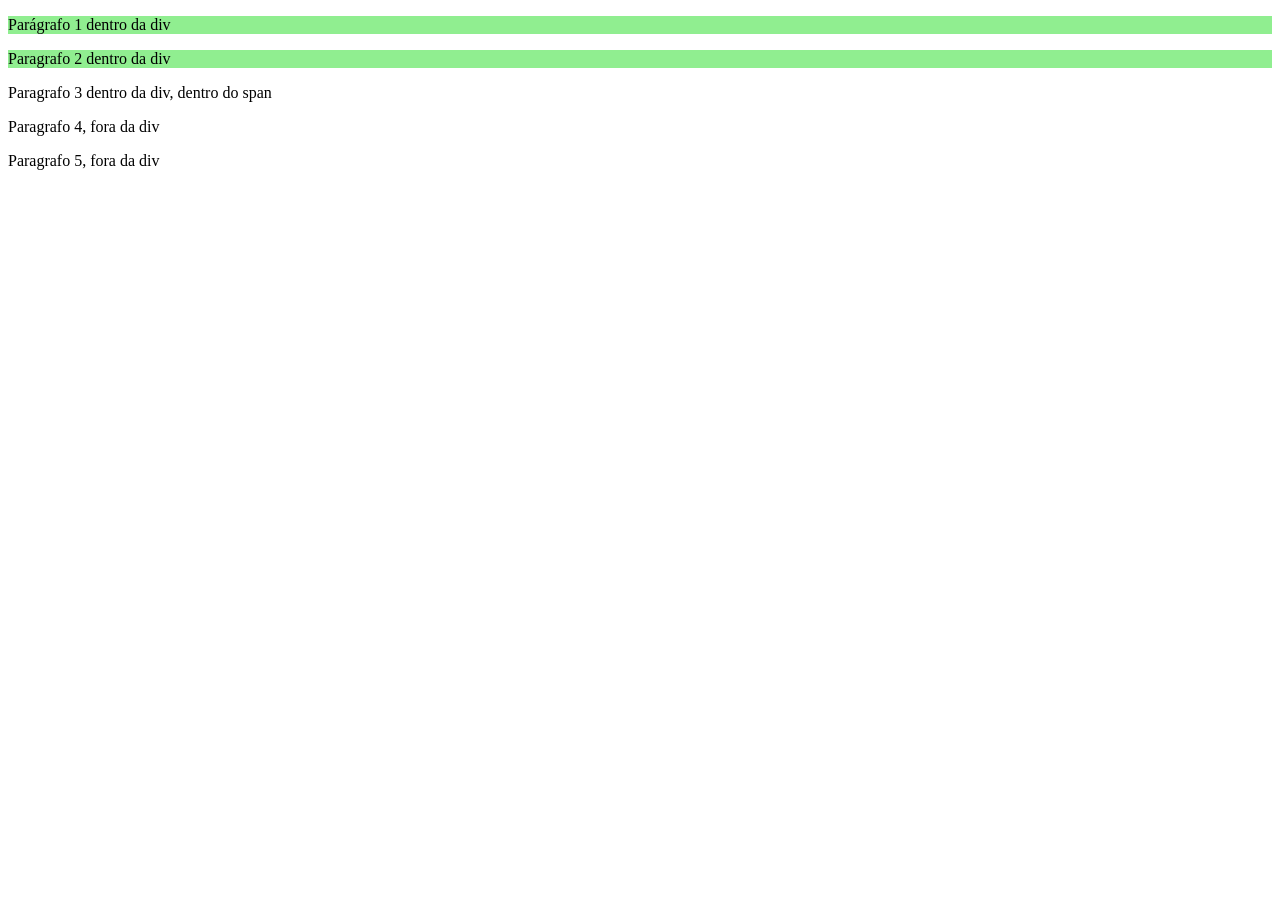
<file: css/combinadorfilho.html>
<!DOCTYPE html>
<html lang="en">
<head>
    <meta charset="UTF-8">
    <meta name="viewport" content="width=device-width, initial-scale=1.0">
    <title>Document</title>
    <style>
         /*
            Combinadores: qual tipo de relação entre 2 seletores.
            1. Combinador descendente (espaço)
            2. Combinador filho (>)
            3. ombinador irmão adjacente (+)
            4. Combinador irmão geral (~)

            [SELETOR][COMBINADOR][SELETOR]
        */

        div > p {
            background: lightgreen;
        }
    </style>
</head>
<body>
    <div>
        <p>Parágrafo 1 dentro da div</p>
        <p>Paragrafo 2 dentro da div</p>
        <span>
            <p>
                Paragrafo 3 dentro da div, dentro do span
            </p>
        </span>
    </div>

    <p>Paragrafo 4, fora da div</p>
    <p>
        Paragrafo 5, fora da div
    </p>
</body>
</html>
</file>
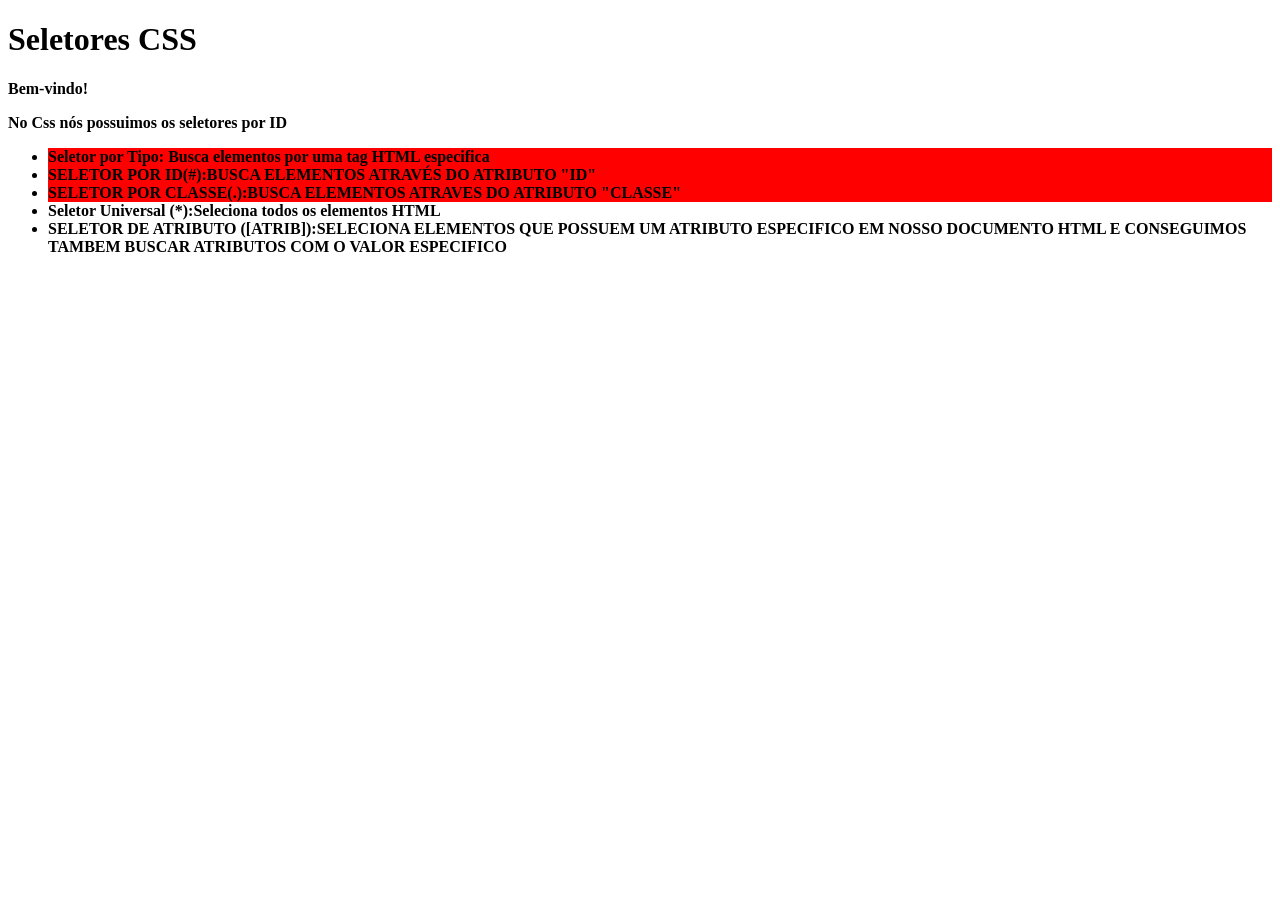
<file: css/seletores.html>
<!DOCTYPE html>
<html lang="pt-br">
<head>
    <meta charset="UTF-8">
    <meta name="viewport" content="width=device-width, initial-scale=1.0">
    <title>Trilha CSS</title>
    <style>
        /*
        *SELETORES: definem em quais elementos nós vamos aplicar o CSS
        *1. Seletor de Tag/Tipo
        *2. Seletor de Id
        *3. Seletor de classes
        *4. Seletor Universal
        *5. Seletor de atributo
        */

        * {
            font-weight: bold;
        }

       .seletores-mais-comuns {
            background: red;
       }

       .texto-maiusculo {
            text-transform: uppercase;
       }
    </style>
</head>
<body>
    <h1>Seletores CSS</h1>
    <p id="texto-boas-vindas">Bem-vindo!</p>
    <p id="explicacao-seletores">No Css nós possuimos os seletores por ID</p>
    <div>
        <ul>
            <li class="seletores-mais-comuns"><b>Seletor por Tipo:</b> Busca elementos por uma tag HTML especifica</li>
            <li class="seletores-mais-comuns texto-maiusculo"><b>Seletor por ID(#):</b>Busca elementos através do atributo "id"</li>
            <li class="seletores-mais-comuns texto-maiusculo"><b>Seletor por Classe(.):</b>Busca elementos atraves do atributo "Classe"</li>
            <li><b>Seletor Universal (*):</b>Seleciona todos os elementos HTML</li>
            <li class="texto-maiusculo"><b>Seletor de Atributo ([atrib]):</b>Seleciona elementos que possuem um atributo especifico em nosso documento HTML e conseguimos tambem buscar atributos com o valor especifico</li>
        </ul>
    </div>
</body>
</html>
</file>
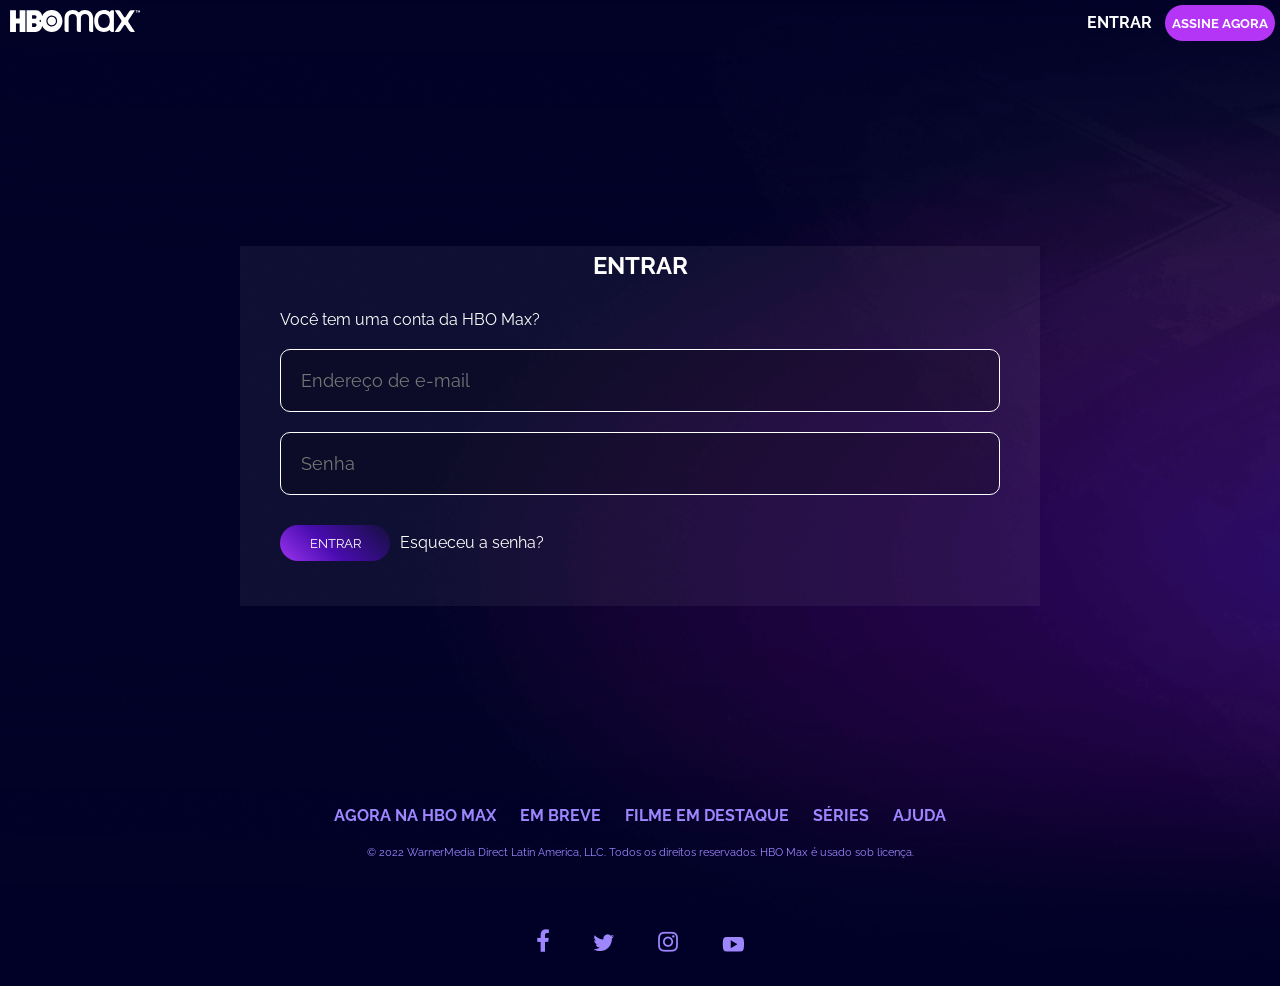
<file: css/desafios/desafio5/login.html>
<!DOCTYPE html>
<html lang="en">
<head>
    <meta charset="UTF-8">
    <meta name="viewport" content="width=device-width, initial-scale=1.0">
    <title>Document</title>
    

    <style>

    @charset "UTF-8";

    @import url('https://fonts.googleapis.com/css2?family=Raleway:ital,wght@0,100..900;1,100..900&display=swap');

    *{
        margin: 0;
        padding: 0;
        box-sizing: border-box;

        font-family: "Raleway", sans-serif;
    }

    body {
        background-color: #020228;
         
        background-image: url('assets/imagens/fundosection1background-movies-series.png');
        background-size: cover;
        background-repeat: no-repeat;

    }

    

    nav {
        display: flex;
        flex-direction: row;
        flex-wrap: nowrap;
        justify-content: space-between;
        align-items: center;
        justify-items: center;
    }
    nav img{
        width: 150px;
        padding: 10px;
    }

    nav div {
        display: flex;
        align-items: center;
        gap: 8px;
    }

    #assine {
        transition: 1s;
        cursor: pointer;
    }

    nav a {
        text-decoration: none;
        color: white;
        font-size: bold;
        transition: 1s;
    }

    #assine:hover {
        background: white;
        
    }

    #assine:hover a {
        color: black;
        
    }

    button {
        background-color: #b535f6;
        width: 110px;
        padding: 10px 0;
        margin: 0 5px;
        border: 0px;
        border-radius: 20px;
        font-size: bold;
    }

    section {
        
        justify-items: center;
        
    }

     main {
        display: flex;
        align-items: center;

        justify-content: center;
        margin: 200px;
    }

    #primer  {
        color: white;

        background: rgba(211, 211, 211, 0.06) ;

        width: 80vw;
        height: 40vh;
        max-width: 800px;

        display: flex;
        flex-wrap: wrap;
        flex-direction: column;
        text-align: center;
        justify-content: center;
    
        
    }

    #primer h2 {
        margin: -20px 0 20px;
        padding-top: -20px;
    }

    label {
        align-self: flex-start;
        margin: 0 30px;
        padding: 10px;
    }

    input {
        background: rgba(0, 0, 0, 0.2);
        border: 1px solid white;
        border-radius: 10px;

        font-family: "Raleway", sans-serif;
        color: white;
        font-size: 1.1em;

        margin: 10px 40px;
        padding: 20px;

    }

    #primer div {
        display: flex;
        align-items: center;
        justify-items: center;
        margin: 20px 40px;
    }

    #primer button {
        margin: 0 10px 0 0;
        
        color: white;
        background: linear-gradient(45deg, #9b34ef 0%, #490cb0 20%, transparent 50%);
        background-size: 250%;
        transition: 1s;
    }

    #primer button:hover {
        background-color: transparent;
        background-position: 100%;
        outline: 2px solid;
        transform: scale(1.05);
    }

    footer {
    
        text-align: center;
        color: #9E86FF;
    }

    footer a {
        color: #9E86FF;
        text-decoration: none;
        margin: 10px;
        transition: 1s;
    }

    footer a:hover {
        color: white;
    }

    footer p {
        margin: 20px;
        font-size: 0.7em;
    }

    footer img {
        margin: 50px 10px 30px;
    }
    </style>
</head>
<body>
    <nav>
        <a href="../desafio5/index.html"><img src="assets/imagens/nav1hbo-logo.svg" alt="logo hbo max"></a>

        <div>
            <p id="entrar"><a href="login.html"><strong>ENTRAR</strong></a></p>
            <button id="assine"><a href="../desafio5/index.html"><strong>ASSINE AGORA</strong></a></button>
        </div>
    </nav>

    <main>
        <section id="section1">
            <form id="primer" method="post">
                <h2>ENTRAR</h2>
                <label for="">Você tem uma conta da HBO Max?</label>
                <input type="email" name="email" id="email" placeholder="Endereço de e-mail" >
                <input type="password" name="senha" id="senha" placeholder="Senha">
                <div>
                    <button>ENTRAR</button>
                    <p>Esqueceu a senha?</p>
                </div>
            </form>
        </section>
    </main>

    <footer>
        <div>
            <a href=""><strong>AGORA NA HBO MAX</strong></a>
            <a href=""><strong>EM BREVE</strong></a>
            <a href=""><strong>FILME EM DESTAQUE</strong></a>
            <a href=""><strong>SÉRIES</strong></a>
            <a href=""><strong>AJUDA</strong></a>
        </div>

        <p>© 2022 WarnerMedia Direct Latin America, LLC. Todos os direitos reservados. HBO Max é usado sob licença.</p>

        <div>
            <a href=""><img src="assets/imagens/finalfb_0.png" alt=""></a>
            <a href=""><img src="assets/imagens/finaltwitter_0.png" alt=""></a>
            <a href=""><img src="assets/imagens/finalinstagram_0.png" alt=""></a>
            <a href=""><img src="assets/imagens/finalyoutube_0.png" alt=""></a>
        </div>
    </footer>
</body>
</html>
</file>
<file: css/assets/css/style.css>
@charset 'UTF-8';

h1 {
    background:red;
    color: white;
}

h2 {
    color: red;
}
</file>
<file: css/desafios/desafio2/assets/css/style.css>
@charset "UTF-8";

*{
    margin: 0;
    padding: 0;
    box-sizing: border-box;
    font-family: system-ui, -apple-system, BlinkMacSystemFont, 'Segoe UI', Roboto, Oxygen, Ubuntu, Cantarell, 'Open Sans', 'Helvetica Neue', sans-serif;
}

#menu{
    display: flex;
    justify-content: space-between;
    align-items: center;
    padding: 10px;
    box-shadow: 1px 1px 1px rgba(0, 0, 0, 0.068);
}

#usuario {
    border-radius: 50%;
    width: 30px;
    height: 30px;
    object-fit: cover;
}

#teste {
    display: flex;
    gap: 18px;

}

main {
    display: flex;
    gap: 20px;
    padding: 20px;
}

.video{
    flex: 1;
    flex-direction: column;
    text-align: center;
}

.video h2{
    font-size: 19px;
    text-align: justify;
    margin-left: 259px;
}

.video .escreverse {
    margin-top: 30px;
}

.video h4 {
    font-size: 16px;
    text-align: justify;
    margin-left: 259px;
    margin-top: 15px;
}

.video p {
    font-size: 14px;
    text-align: justify;
    margin-left: 259px;
    margin-top: 15px;
}

#lateral {
    width: 350px;
    display: flex;
    flex-direction: column;
    gap: 15px;
    text-align: center;
    
}

#lateral div {
    display: flex;
    gap: 10px;
    
}

#lateral div div {
    flex-direction: column;
    text-align: justify;
}

#lateral img {
    width: 150px;
    height: 90px;
    object-fit: cover;
}

#lateral h2 {
    font-size: 14px;
    margin: -10px 0 -10px;
}

#lateral p {
    font-size: 12px;
    margin: 0px 0;
}
</file>
<file: css/desafios/desafio3/assets/css/style.css>
@charset "UTF-8";

* {
    margin: 0;
    padding: 0;
    box-sizing: border-box;

    font-family: system-ui, -apple-system, BlinkMacSystemFont, 'Segoe UI', Roboto, Oxygen, Ubuntu, Cantarell, 'Open Sans', 'Helvetica Neue', sans-serif;
}

body {
    display: grid;
    grid-template-columns: repeat(5, 1fr);
    grid-template-rows: 50px repeat(6, 1fr);
    grid-template-areas: 
    "header header header header header"
    "sidebar main main main main"
    "sidebar main main main main"
    "sidebar main main main main"
    "sidebar main main main main"
    ". main main main main"
    ". main main main main";
    
}

header{
    
    display: grid;
    grid-template-columns: 1fr 1fr 1fr;
    grid-area: header;
    align-items: center;
}

#logo {
    justify-self: start;
    margin-left: 20px;
}

#centro {
    justify-self: center;
    
}

#user {
    justify-self: end;
    margin-right: 20px;
}

#usuario {
    width: 30px;
    height: 30px;
    border-radius: 50%;
    object-fit: cover;
}

aside {
    
    grid-area: sidebar;
}

aside div {
    margin: 15px;
}

main {
    background-color: rgba(249, 249, 249, 1);
    grid-area: main;
    display: grid;
    grid-template-columns: repeat(4, 1fr);
    grid-template-rows: repeat(5, 1fr);
}

main img {
    width: 280px;
}

main div {
    align-self: center;
    justify-self: center;
    margin-top: 10px;
    margin-bottom: 15px;
}

main div  div {
    display: flex;
    flex-direction: column;
    flex-wrap: wrap;
    font-size: 14px;
    text-align: justify;

    height: 100px;
    height: 80px;
}

main div h4 {
    margin: -10px 5px 0 -5px;
}

p {
    margin: 10px 5px 0 -5px;
}

h4 {
    font-size: 15px;
    font-weight: 500;
    text-align: left;
}

div.texto {
    
    
}

#logocanal {
    align-items: flex-start;
    width: 50px;
    height: 50px;
    border-radius: 50%;
    object-fit: cover;

    margin: 0 10px 0 -20px;
}
</file>
<file: css/desafios/desafio4/assets/css/style.css>
@charset "UTF-8";

@import url('https://fonts.googleapis.com/css2?family=Luckiest+Guy&display=swap');

@import url('https://fonts.googleapis.com/css2?family=Open+Sans:ital,wght@0,300..800;1,300..800&display=swap');

*{
    margin: 0;
    padding: 0;
    box-sizing: border-box;
    font-family: "Open Sans", sans-serif;
}

h1 {
    font-family: "Luckiest Guy", cursive;
    align-self: flex-start;
    margin: 20px 0;
    color: white;
}

header {
    display: flex;
    flex-direction: column;
    align-items: center;

    background-image: url('../imagen/Header\ Background.png');
    background-size: cover;
    padding: 40px 25px;
    text-align: justify;
}

header p {
    color: white;
    margin: 15px 0;
}

button {
    font-family: "Open Sans", sans-serif;
    border-radius: 20px;
    width: 380px;
    height: 50px;
    margin: 10px;

    font-size: 1em;

    border: 0;
}

#abrir {
    background-color: rgba(35, 39, 42, 1);
    color: white;
}

section {
    display: flex;
    flex-direction: column;
    align-items: center;
    text-align: justify;
    padding: 0 25px;
}

section img {
    padding: 40px 0;
}

section h3 {
    font-size: 1.5em;
    padding: 20px 0 ;
    align-self: flex-start;
    font-weight: 900;
}

section p {
    color: #2C2F33;
    margin-bottom: 40px;
    font-size: 16px;
}

#section2 {
    background-color: rgba(246, 246, 246, 1);
}

#section4 {
    background-color: rgba(246, 246, 246, 1);
}

h2 {
    color: black;
    font-family: "Luckiest Guy", cursive;
    font-size: 2em;
    padding: 30px 0;
    white-space: break-spaces;
    
}

#section4 img {
    padding: 0
}

#section4 p {
    padding: 0px 0;
}

footer {
    background-color: rgba(35, 39, 42, 1);
}

@media screen and (min-width: 640px) {
    h1 {
        align-self: center;
        font-size: 4em;
    }

    header {
        background-image: url('../imagen/headerg.png');
        padding: 100px;

    }

    header p {
        max-width: 50%;
        text-align: center;
        font-size: 1.5em;
    }

    button {
        width: 280px;
        font-size: 1em;
    }

    #botao {
        display: flex;
        flex-direction: row;
    }

    section {
        flex-direction: row;
        justify-content: center;
        gap: 20px 0;
        padding: 100px;
    }

    section div {
        width: 300px;
        height: 300px;
        margin-top: -200px;
        font-size: 1.5em;
        
    }

    section img {
        width: 50%;
    }

    section h2{
        font-size: 3em;
        white-space: break-spaces;
    }

    #section2 {
        display: flex;

    }

    #section2 img{
        align-self: flex-end;
    }

    #section2 div {
        order: -1;
    }


    #section4 {
        display: flex;
        flex-direction: column;
        font-size: medium;
    }

    #section4 div {
        font-size: 1.5em;
        width: 50%;
        margin: 30px;
        text-align: center;
    }

}
</file>
<file: css/desafios/desafio5/assets/css/style.css>
@charset "UTF-8";

@import url('https://fonts.googleapis.com/css2?family=Raleway:ital,wght@0,100..900;1,100..900&display=swap');

*{
    margin: 0;
    padding: 0;
    box-sizing: border-box;

    font-family: "Raleway", sans-serif;
}

body {
    background-color: #020228;
}

nav {
    display: flex;
    flex-direction: row;
    flex-wrap: nowrap;
    justify-content: space-between;
    align-items: center;
    justify-items: center;
}
nav img{
    width: 150px;
    padding: 10px;
}

nav div {
    display: flex;
    align-items: center;
    gap: 8px;
}

#assine {
    transition: 1s;
    cursor: pointer;
}

nav a {
    text-decoration: none;
    color: white;
    font-size: bold;
    transition: 1s;
}



main {
    align-items: center;
}

#assine:hover {
    background: white;
    
}

#assine:hover a {
    color: black;
    
}

button {
    background-color: #b535f6;
    width: 110px;
    padding: 10px 0;
    margin: 0 5px;
    border: 0px;
    border-radius: 20px;
    font-size: bold;
}

header {
    background: linear-gradient(-45deg, #56125b, #0f0f10, #271e6e);

    text-align: center;
    
    
}

#divheader{
    display: flex;
    flex-wrap: nowrap;
    flex-direction: column;
    justify-content: center;
    align-items: center;

    
    position: relative;
    margin: 0px ;
    padding: 100px 0 100px;
    background: linear-gradient(-45deg, #56125b, #0f0f10, #271e6e);
    background-size: 400% 400%;
    animation: "gradient" 10s ease infinite alternate;
}

@keyframes gradient {
    0% {
        background-position: 0% 50%;
    }

    50% {
        background-position: 100% 50%;
    }
    100% {
        background-position: 0% 50%;
    }
}

header div {
    margin: 20px;
    color: white;

    justify-items: center;
}

header div img {
    margin: 60px 15px 20px;
}

header div h1 {
    font-size:3em ;
    margin-bottom: 35px;
    
}

header div h1 span {
    font-weight: 300;
    font-size: 0.7em;
}

#linha {
    background-image: linear-gradient(90deg, rgb(85, 22, 186), rgba(255, 0, 229, 0.5) 80%);

    
    width: 100%;
    max-width: 900px;
    height: 5px;
}

#chamada {
    margin-bottom: 50px;
}

#valor {
    font-size: 1.7em;
}

#valor span{
    font-size: 0.5em;
    padding-bottom: 20px;
}

header div a {
    background: linear-gradient(45deg, rgb(155, 52, 239) 0%, rgb(73, 12, 176) 20%, transparent 50%);

    font-weight: 700;
    color: white;
    text-transform: uppercase;
    text-decoration: none;
    letter-spacing: 4px;

    padding: 14px 40px;
    border-radius: 500px;
    cursor: pointer;
}

.butaoassine {
    outline: 3px solid transparent;
    transition: background 1s, outline 1s, transform 1s;
    background-size: 250%;

    animation: "wiggle" 2.2s linear infinite;
}

@keyframes wiggle{
    0%, 10% {
        transform: rotate(0);
    }
    15% {
        transform: rotate(-15deg);
    }
    20% {
        transform: rotate(10deg);
    }
    25% {
        transform: rotate(-10deg);
    }
    30% {
        transform: rotate(10deg);
    }
    35% {
        transform: rotate(-10deg);
    }
    40%, 100% {
        transform: rotate(0);
    }
}

.headerp{
    margin-top: 60px;
    margin-bottom: 20px;
    font-size: 0.9em;
}



#section1 {
    background-image: url('../imagens/fundosection1background-movies-series.png');
    color: white;
    background-size: cover;
    position: relative;
    text-align: center;
}

h2 {
    margin: 20px;
    padding: 5px;
}

#divprincipal {
    display: flex;
    flex-direction: column;
    align-items: center;
    
}

#divsecundaria {
    display: flex;

}

.planos {
    display: flex;
    flex-wrap: wrap;
    
    justify-content: space-between;
    gap: 80px;
    margin: 20px;
    padding: 50px;

    background-image: linear-gradient(0deg, transparent, rgb(59, 30, 99));;

    border-radius: 10px;
    
    padding: 40px 60px;
    border-radius: 8px;
   

    min-width: 400px;
    min-height: 500px;
    flex-direction: column;
    justify-content: space-between;
    transition: transform 1s ease-in-out

    
    
}

.planos:hover{
    transform: rotateY(45deg);
}

.planos div {
    unicode-bidi: isolate;
}

.planos ul li{
    height: 55px;
    max-width: 450px;
    font-size: 1.3em;
    margin: 10px 0;
}

.planos ul li::marker {
    content: "+ ";
    font-size: 1.4em;
}

.planos button {
   margin: auto;
   width: 90%;
   height: 50px;
   color: white;
   font-size: 1.2em;

   background: linear-gradient(45deg, rgb(155, 52, 239) 0%, rgb(73, 12, 176) 20%, transparent 50%);
   background-size: 250%;
   cursor: pointer;
}

.preco {
    display: flex;
    
    justify-content: space-between;
    font-size: 1.6em;
}

.preco p{
    color: #FF00E5;
    font-weight: bold;
    font-size: 1.2em;
}

.preco p span {
    color: white;
    font-size: 0.6em;
    font-weight: 300;
}

#section2 {
    text-align: center;
    color: white;
    
}

#descubra {
    display: grid;
    grid-template-columns: repeat(3, 500px);
    grid-template-rows: repeat(2, 700px);
    justify-content: center;
}


#section2 div {

    margin: 50px;
}

#hbo {
    background-image: url('../imagens/fundo1hbo-default_0.webp');
    background-size: cover;
    transition: 1s;
}

#hbo:hover {
    background-image: url('../imagens/fundo2hbo-hover_0.webp');
    background-size: cover;
    transition: 1s;
    transform: scale(1.1);
}

#max {
    background-image: url('../imagens/fundo1MAX-Default.webp');
    background-size: cover;
    transition: 1s;
}

#max:hover {
    background-image: url('../imagens/fundo2MAX-Hover.webp');
    background-size: cover;
    transition: 1s;
    transform: scale(1.1);
}

#dc {
    background-image: url('../imagens/fundo1DC_Default.webp');
    background-size: cover;
    transition: 1s;
}

#dc:hover {
    background-image: url('../imagens/fundo2DC-Hover.webp');
    background-size: cover;
    transition: 1s;
    transform: scale(1.1);
}

#wb {
    background-image: url('../imagens/fundo1WB-Default.webp');
    background-size: cover;
    transition: 1s;
}

#wb:hover {
    background-image: url('../imagens/fundo2WB-Hover.webp');
    background-size: cover;
    transition: 1s;
    transform: scale(1.1);
}

#cn {
    background-image: url('../imagens/fundo1CN-Default.webp');
    background-size: cover;
    transition: 1s;
}

#cn:hover {
    background-image: url('../imagens/fundo2CN-Hover.png');
    background-size: cover;
    transition: 1s;
    transform: scale(1.1);
}

#cl {
    background-image: url('../imagens/fundo1UCL-Default.webp');
    background-size: cover;
    transition: 1s;
}

#cl:hover {
    background-image: url('../imagens/fundo2UCL-Hover.webp');
    background-size: cover;
    transition: 1s;
    transform: scale(1.1);
}

footer {
    
    text-align: center;
    color: #9E86FF;
}

footer a {
    color: #9E86FF;
    text-decoration: none;
    margin: 10px;
    transition: 1s;
}

footer a:hover {
    color: white;
}

footer p {
    margin: 20px;
    font-size: 0.7em;
}

footer img {
    margin: 50px 10px 30px;
}

@media (max-width: 1396px ) {
    #descubra {
        display: grid;
        grid-template-columns: repeat(2, 500px);
        grid-template-rows: repeat(3, 700px);
    }
}

@media (max-width: 880px ) {
    #divsecundaria {
        display: flex;
        flex-direction: column;
        min-width: 500px;
    }


    #descubra {
        display: grid;
        grid-template-columns: 500px;
        grid-template-rows: repeat(6, 700px);
    }
}
</file>
